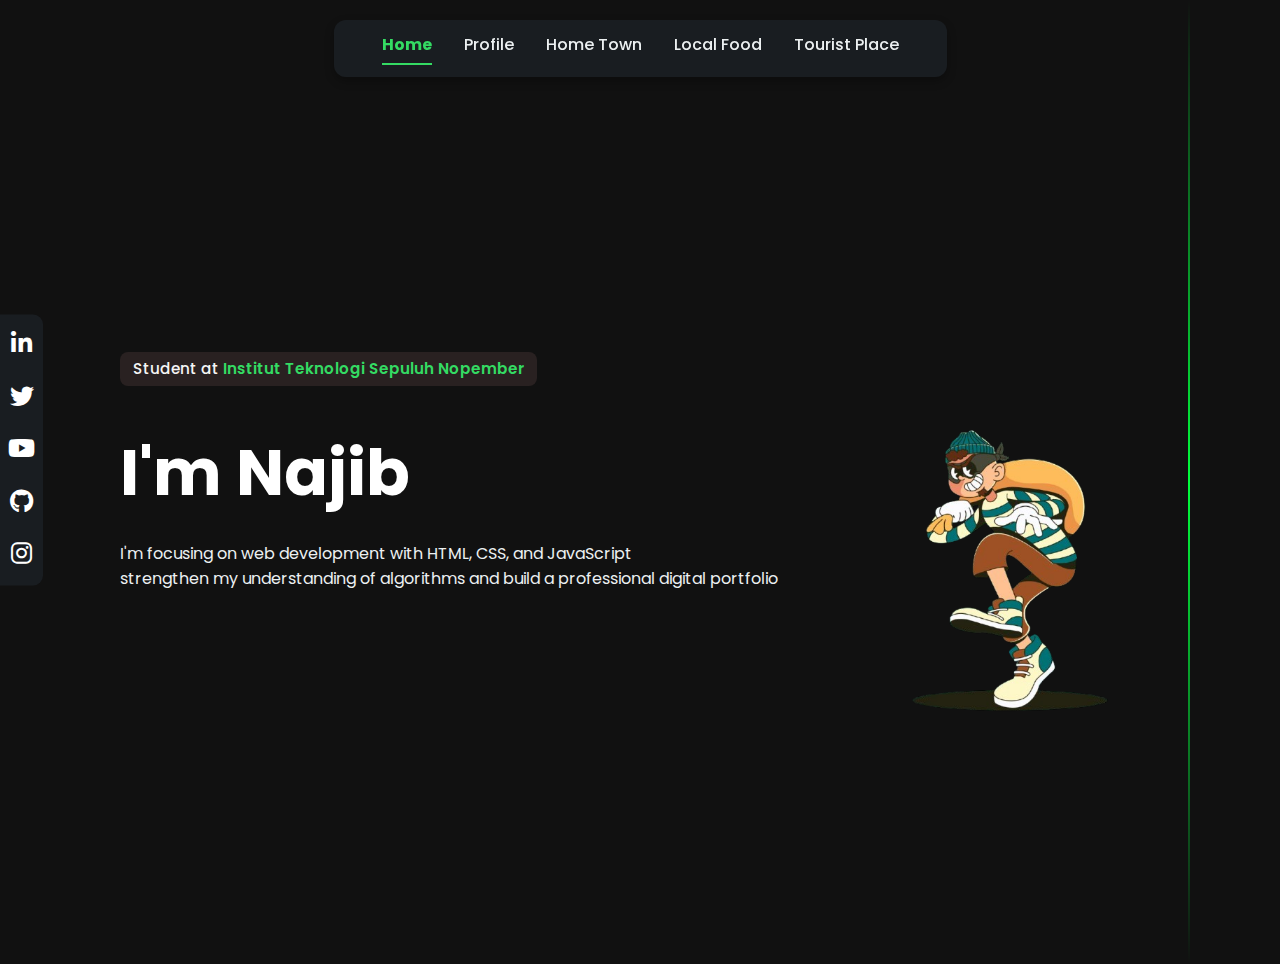
<file: index.html>
<!DOCTYPE html>
<html lang="id">
<head>
  <meta charset="UTF-8">
  <meta name="viewport" content="width=device-width, initial-scale=1.0">
  <title>Portofolio Najib - Home</title>
  <link rel="stylesheet" href="Asset/style.css">
  <link href="https://fonts.googleapis.com/css2?family=Poppins:wght@300;400;500;700&display=swap" rel="stylesheet">
  <link rel="stylesheet" href="https://cdnjs.cloudflare.com/ajax/libs/font-awesome/6.4.0/css/all.min.css">
</head>
<body>

<!-- Social links di Home page -->
<div class="social-links">
  <a href="https://www.linkedin.com/in/mohammad-najib-2667a72ab?utm_source=share&utm_campaign=share_via&utm_content=profile&utm_medium=ios_app" class="social-item"><i class="fab fa-linkedin-in"></i></a>
  <a href="https://x.com/kiwkiwkugeru?s=11" class="social-item"><i class="fab fa-twitter"></i></a>
  <a href="https://youtube.com/@gakuseinajib2296?si=WHUDjmG3YgQ0uML4" class="social-item"><i class="fab fa-youtube"></i></a>
  <a href="https://github.com/najibhrd25" class="social-item"><i class="fab fa-github"></i></a>
  <a href="https://www.instagram.com/jibbziee?igsh=MWN5cnkwaHlmZWk3dA%3D%3D&utm_source=qr" class="social-item"><i class="fab fa-instagram"></i></a>
</div>

<header>
  <nav>
    <ul>
      <li><a href="index.html" class="active">Home</a></li>
      <li><a href="Profile/index.html">Profile</a></li>
      <li><a href="HomeTown/index.html">Home Town</a></li>
      <li><a href="LocalFood/index.html">Local Food</a></li>
      <li><a href="TouristPlace/index.html">Tourist Place</a></li>
    </ul>
  </nav>
</header>


  <main>
      <section id="home">
          <div class="animated-bg">
              <span></span><span></span><span></span><span></span><span></span>
          </div>

          <img src="vector.png" alt="Vector Character" class="cartoon-character">

          <div id="hero-wrapper">
              <div class="hero-text">
                  <div class="student-info">
                      <span class="student-badge">
                          Student at <a href="https://instagram.com/its">Institut Teknologi Sepuluh Nopember</a>
                      </span>
                  </div>
                  <h1>I'm Najib</h1>
                  <p>I'm focusing on web development with HTML, CSS, and JavaScript <br>
                  strengthen my understanding of algorithms and build a professional digital portfolio</p>
              </div>
          </div>
      </section>
  </main>

  <script src="../Asset/script.js"></script>

</body>
</html>
</file>
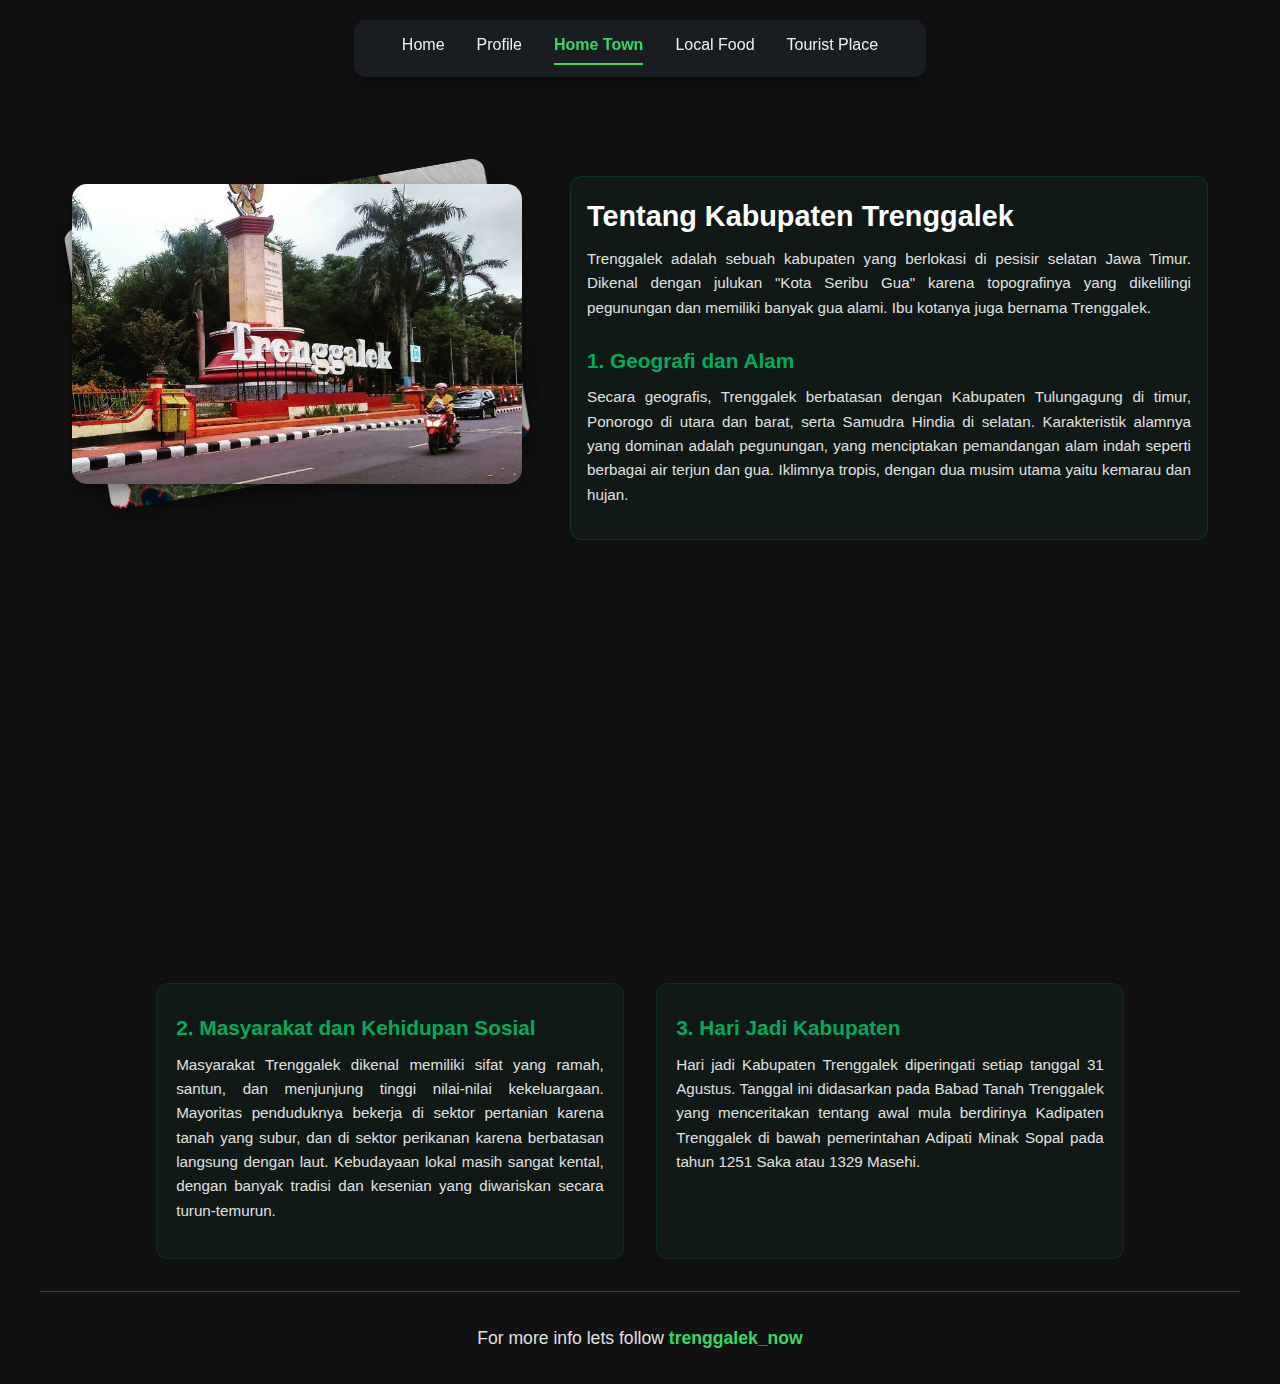
<file: HomeTown/index.html>
<!DOCTYPE html>
<html lang="id">
<head>
    <meta charset="UTF-8">
    <meta name="viewport" content="width=device-width, initial-scale=1.0">
    <title>Home Town - Portofolio Najib</title>
    <link rel="stylesheet" href="../Asset/style.css">
</head>
<body>
<header>
  <nav>
    <ul>
      <li><a href="../index.html">Home</a></li>
      <li><a href="../Profile/index.html">Profile</a></li>
      <li><a href="index.html" class="active">Home Town</a></li>
      <li><a href="../LocalFood/index.html">Local Food</a></li>
      <li><a href="../TouristPlace/index.html">Tourist Place</a></li>
    </ul>
  </nav>
</header>


    <main>
        <div class="hometown-container">

            <!-- BAGIAN ATAS: FOTO STACK + NOMOR 1 -->
            <section class="hometown-section">
                <!-- FOTO STACK -->
                <div class="hometown-photos-container">
                    <div class="photo-stack">
                        <img src="kotaku2.jpg" alt="Foto Belakang" class="photo-back">
                        <img src="kotaku.jpg" alt="Foto Depan" class="photo-front">
                    </div>
                </div>

                <!-- TEKS NOMOR 1 -->
                <div class="hometown-text">
                    <h2>Tentang Kabupaten Trenggalek</h2>
                    <p>Trenggalek adalah sebuah kabupaten yang berlokasi di pesisir selatan Jawa Timur. Dikenal dengan julukan "Kota Seribu Gua" karena topografinya yang dikelilingi pegunungan dan memiliki banyak gua alami. Ibu kotanya juga bernama Trenggalek.</p>
                    
                    <h3>1. Geografi dan Alam</h3>
                    <p>Secara geografis, Trenggalek berbatasan dengan Kabupaten Tulungagung di timur, Ponorogo di utara dan barat, serta Samudra Hindia di selatan. Karakteristik alamnya yang dominan adalah pegunungan, yang menciptakan pemandangan alam indah seperti berbagai air terjun dan gua. Iklimnya tropis, dengan dua musim utama yaitu kemarau dan hujan.</p>
                </div>
            </section>

            <!-- BAGIAN BAWAH FOTO: NOMOR 2 & 3 -->
            <div class="hometown-subsections">
                <div class="subsection">
                    <h3>2. Masyarakat dan Kehidupan Sosial</h3>
                    <p>Masyarakat Trenggalek dikenal memiliki sifat yang ramah, santun, dan menjunjung tinggi nilai-nilai kekeluargaan. Mayoritas penduduknya bekerja di sektor pertanian karena tanah yang subur, dan di sektor perikanan karena berbatasan langsung dengan laut. Kebudayaan lokal masih sangat kental, dengan banyak tradisi dan kesenian yang diwariskan secara turun-temurun.</p>
                </div>

                <div class="subsection">
                    <h3>3. Hari Jadi Kabupaten</h3>
                    <p>Hari jadi Kabupaten Trenggalek diperingati setiap tanggal 31 Agustus. Tanggal ini didasarkan pada Babad Tanah Trenggalek yang menceritakan tentang awal mula berdirinya Kadipaten Trenggalek di bawah pemerintahan Adipati Minak Sopal pada tahun 1251 Saka atau 1329 Masehi.</p>
                </div>
            </div>

        </div>

        <section class="hometown-footer">
            <p>For more info lets follow 
            <a href="https://www.instagram.com/trenggaleknow?igsh=Z3l6b3h3azdub2Jk" target="_blank">
            <strong>trenggalek_now</strong>
            </a>
            </p>
        </section>

    </main>

    <!-- JS Opsional untuk interaksi foto -->
    <script src="hometown.js"></script>

    <script src="../Asset/script.js"></script>

</body>
</html>
</file>
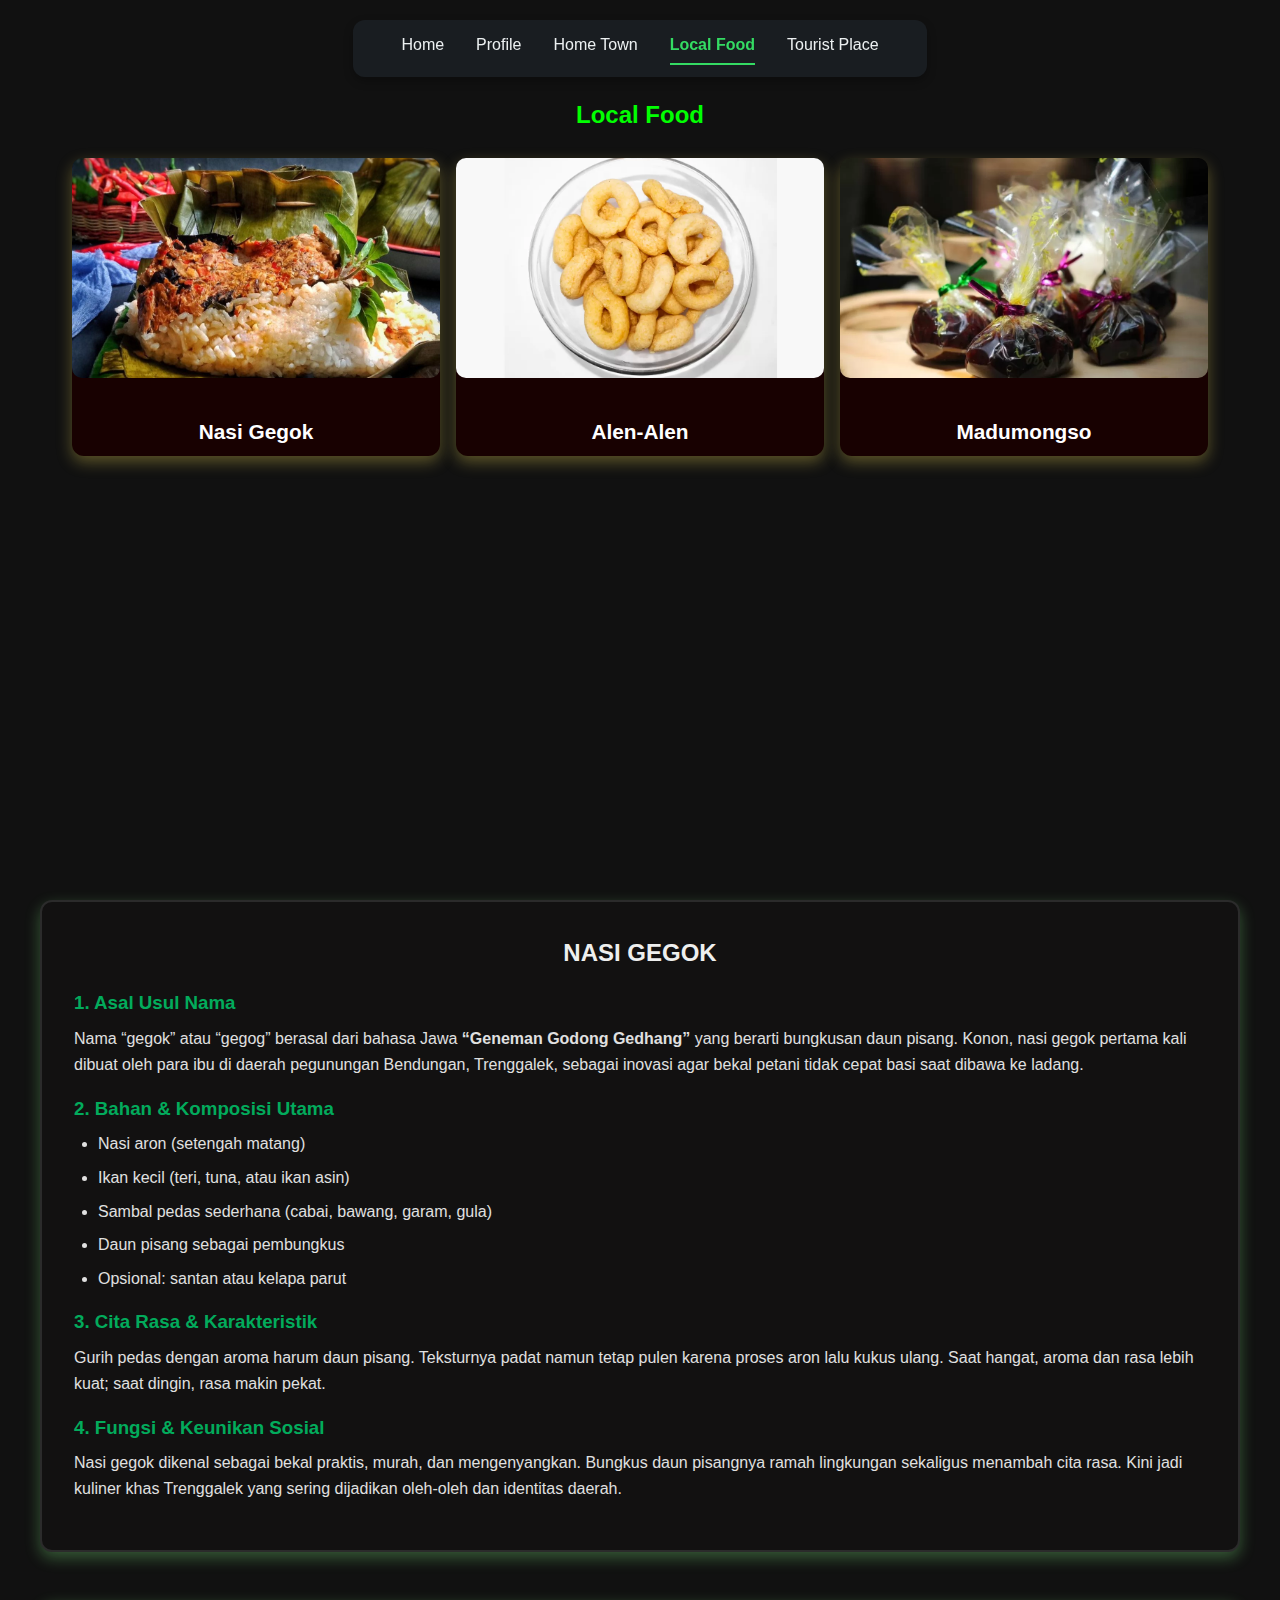
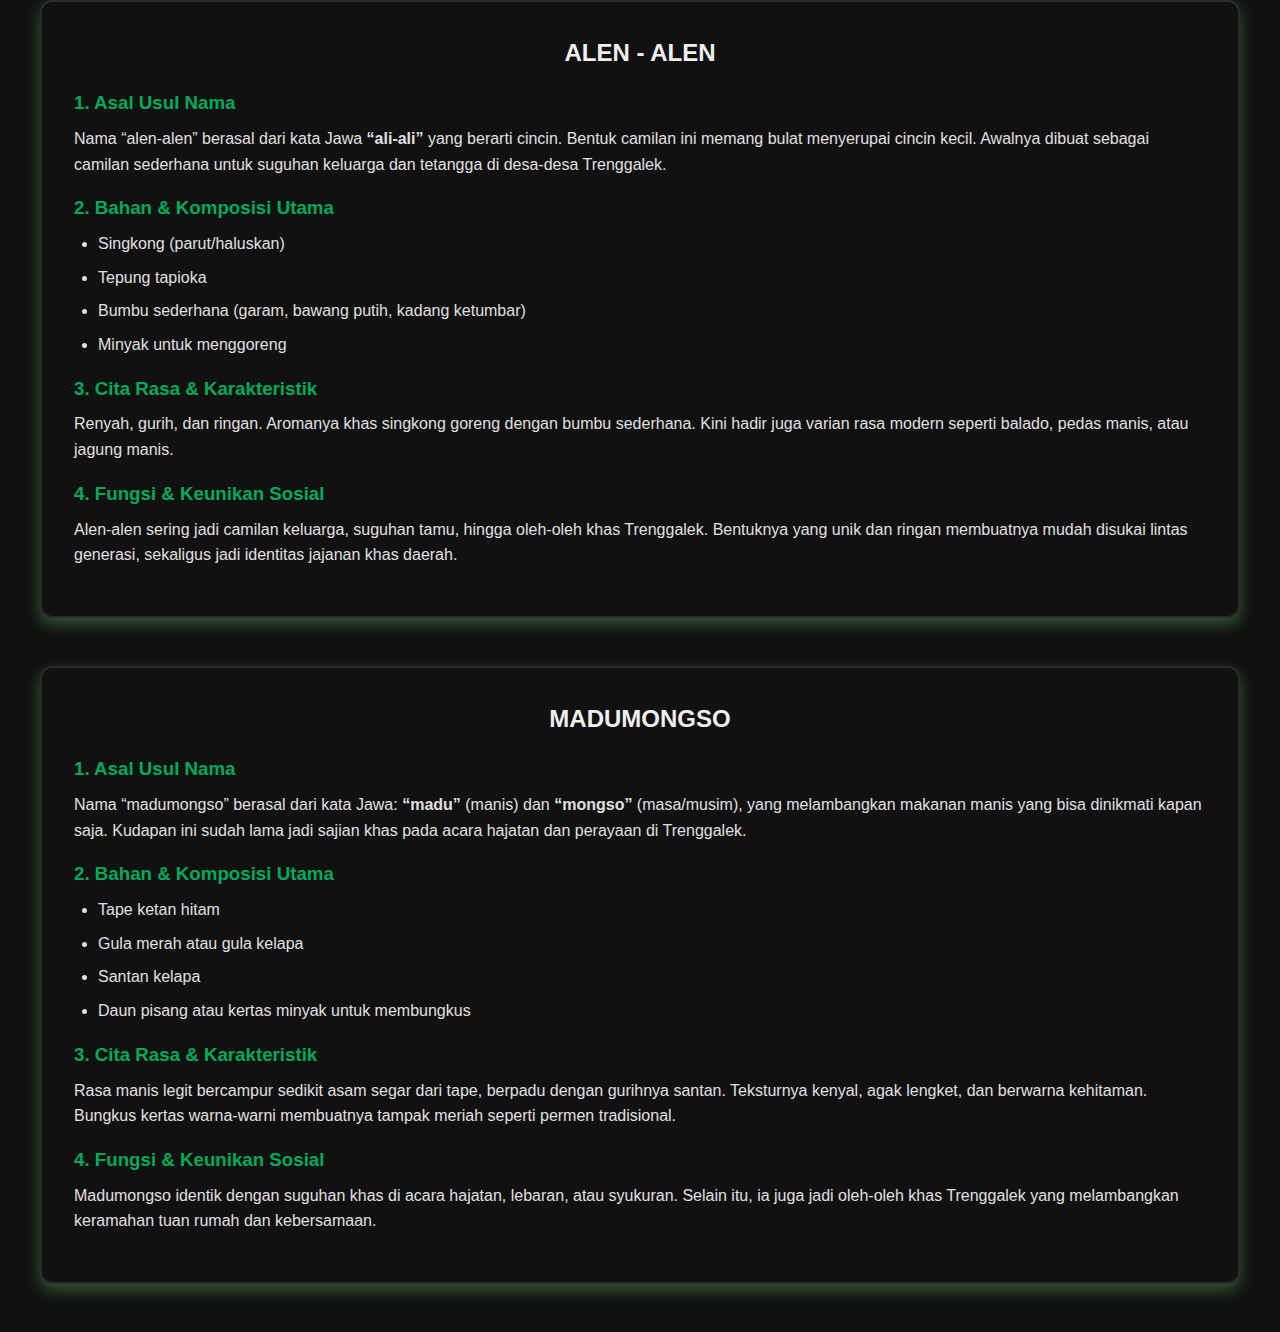
<file: LocalFood/index.html>
<!DOCTYPE html>
<html lang="id">
<head>
  <meta charset="UTF-8">
  <meta name="viewport" content="width=device-width, initial-scale=1.0">
  <title>Local Food - Portofolio Najib</title>
  <link rel="stylesheet" href="../Asset/style.css">
</head>
<body>
<header>
  <nav>
    <ul>
      <li><a href="../index.html">Home</a></li>
      <li><a href="../Profile/index.html">Profile</a></li>
      <li><a href="../HomeTown/index.html">Home Town</a></li>
      <li><a href="index.html" class="active">Local Food</a></li>
      <li><a href="../TouristPlace/index.html">Tourist Place</a></li>
    </ul>
  </nav>
</header>

  <main>
      <section class="localfood-section">
          <h2>Local Food</h2>

          <div class="food-grid">
              <!-- Makanan 1 -->
              <div class="food-item">
                  <a href="#gegok">
                    <img src="Gegok.jpg" alt="Nasi Gegok">
                    <h3>Nasi Gegok</h3>
                  </a>
              </div>

              <!-- Makanan 2 -->
              <div class="food-item">
                  <a href="#alen">
                    <img src="alen-alen.jpg" alt="Alen-Alen">
                    <h3>Alen-Alen</h3>
                  </a>
              </div>

              <!-- Makanan 3 -->
              <div class="food-item">
                  <a href="#madumongso">
                    <img src="madumongso.jpg" alt="Madumongso">
                    <h3>Madumongso</h3>
                  </a>
              </div>
          </div>
      </section>

      <!-- Detail makanan -->
      <section id="gegok" class="detail-section">
        <h2>NASI GEGOK</h2>
        <h3>1. Asal Usul Nama</h3>
        <p>
          Nama “gegok” atau “gegog” berasal dari bahasa Jawa <b>“Geneman Godong Gedhang”</b> 
          yang berarti bungkusan daun pisang. Konon, nasi gegok pertama kali dibuat oleh para ibu 
          di daerah pegunungan Bendungan, Trenggalek, sebagai inovasi agar bekal petani 
          tidak cepat basi saat dibawa ke ladang.
        </p>
        <h3>2. Bahan & Komposisi Utama</h3>
        <ul>
          <li>Nasi aron (setengah matang)</li>
          <li>Ikan kecil (teri, tuna, atau ikan asin)</li>
          <li>Sambal pedas sederhana (cabai, bawang, garam, gula)</li>
          <li>Daun pisang sebagai pembungkus</li>
          <li>Opsional: santan atau kelapa parut</li>
        </ul>
        <h3>3. Cita Rasa & Karakteristik</h3>
        <p>
          Gurih pedas dengan aroma harum daun pisang. Teksturnya padat namun tetap pulen 
          karena proses aron lalu kukus ulang. Saat hangat, aroma dan rasa lebih kuat; 
          saat dingin, rasa makin pekat.
        </p>
        <h3>4. Fungsi & Keunikan Sosial</h3>
        <p>
          Nasi gegok dikenal sebagai bekal praktis, murah, dan mengenyangkan. 
          Bungkus daun pisangnya ramah lingkungan sekaligus menambah cita rasa. 
          Kini jadi kuliner khas Trenggalek yang sering dijadikan oleh-oleh 
          dan identitas daerah.
        </p>
      </section>

      <section id="alen" class="detail-section">
        <h2>ALEN - ALEN</h2>
        <h3>1. Asal Usul Nama</h3>
        <p>
          Nama “alen-alen” berasal dari kata Jawa <b>“ali-ali”</b> yang berarti cincin. 
          Bentuk camilan ini memang bulat menyerupai cincin kecil. 
          Awalnya dibuat sebagai camilan sederhana untuk suguhan keluarga 
          dan tetangga di desa-desa Trenggalek.
        </p>
        <h3>2. Bahan & Komposisi Utama</h3>
        <ul>
          <li>Singkong (parut/haluskan)</li>
          <li>Tepung tapioka</li>
          <li>Bumbu sederhana (garam, bawang putih, kadang ketumbar)</li>
          <li>Minyak untuk menggoreng</li>
        </ul>
        <h3>3. Cita Rasa & Karakteristik</h3>
        <p>
          Renyah, gurih, dan ringan. Aromanya khas singkong goreng dengan bumbu sederhana. 
          Kini hadir juga varian rasa modern seperti balado, pedas manis, atau jagung manis.
        </p>
        <h3>4. Fungsi & Keunikan Sosial</h3>
        <p>
          Alen-alen sering jadi camilan keluarga, suguhan tamu, hingga oleh-oleh khas Trenggalek. 
          Bentuknya yang unik dan ringan membuatnya mudah disukai lintas generasi, 
          sekaligus jadi identitas jajanan khas daerah.
        </p>
      </section>

      <section id="madumongso" class="detail-section">
        <h2>MADUMONGSO</h2>
        <h3>1. Asal Usul Nama</h3>
        <p>
          Nama “madumongso” berasal dari kata Jawa: <b>“madu”</b> (manis) dan <b>“mongso”</b> (masa/musim), 
          yang melambangkan makanan manis yang bisa dinikmati kapan saja. 
          Kudapan ini sudah lama jadi sajian khas pada acara hajatan dan perayaan di Trenggalek.
        </p>
        <h3>2. Bahan & Komposisi Utama</h3>
        <ul>
          <li>Tape ketan hitam</li>
          <li>Gula merah atau gula kelapa</li>
          <li>Santan kelapa</li>
          <li>Daun pisang atau kertas minyak untuk membungkus</li>
        </ul>
        <h3>3. Cita Rasa & Karakteristik</h3>
        <p>
          Rasa manis legit bercampur sedikit asam segar dari tape, berpadu dengan gurihnya santan. 
          Teksturnya kenyal, agak lengket, dan berwarna kehitaman. 
          Bungkus kertas warna-warni membuatnya tampak meriah seperti permen tradisional.
        </p>
        <h3>4. Fungsi & Keunikan Sosial</h3>
        <p>
          Madumongso identik dengan suguhan khas di acara hajatan, lebaran, atau syukuran. 
          Selain itu, ia juga jadi oleh-oleh khas Trenggalek yang melambangkan 
          keramahan tuan rumah dan kebersamaan.
        </p>
      </section>
  </main>
  <script src="../Asset/script.js"></script>

</body>
</html>
</file>
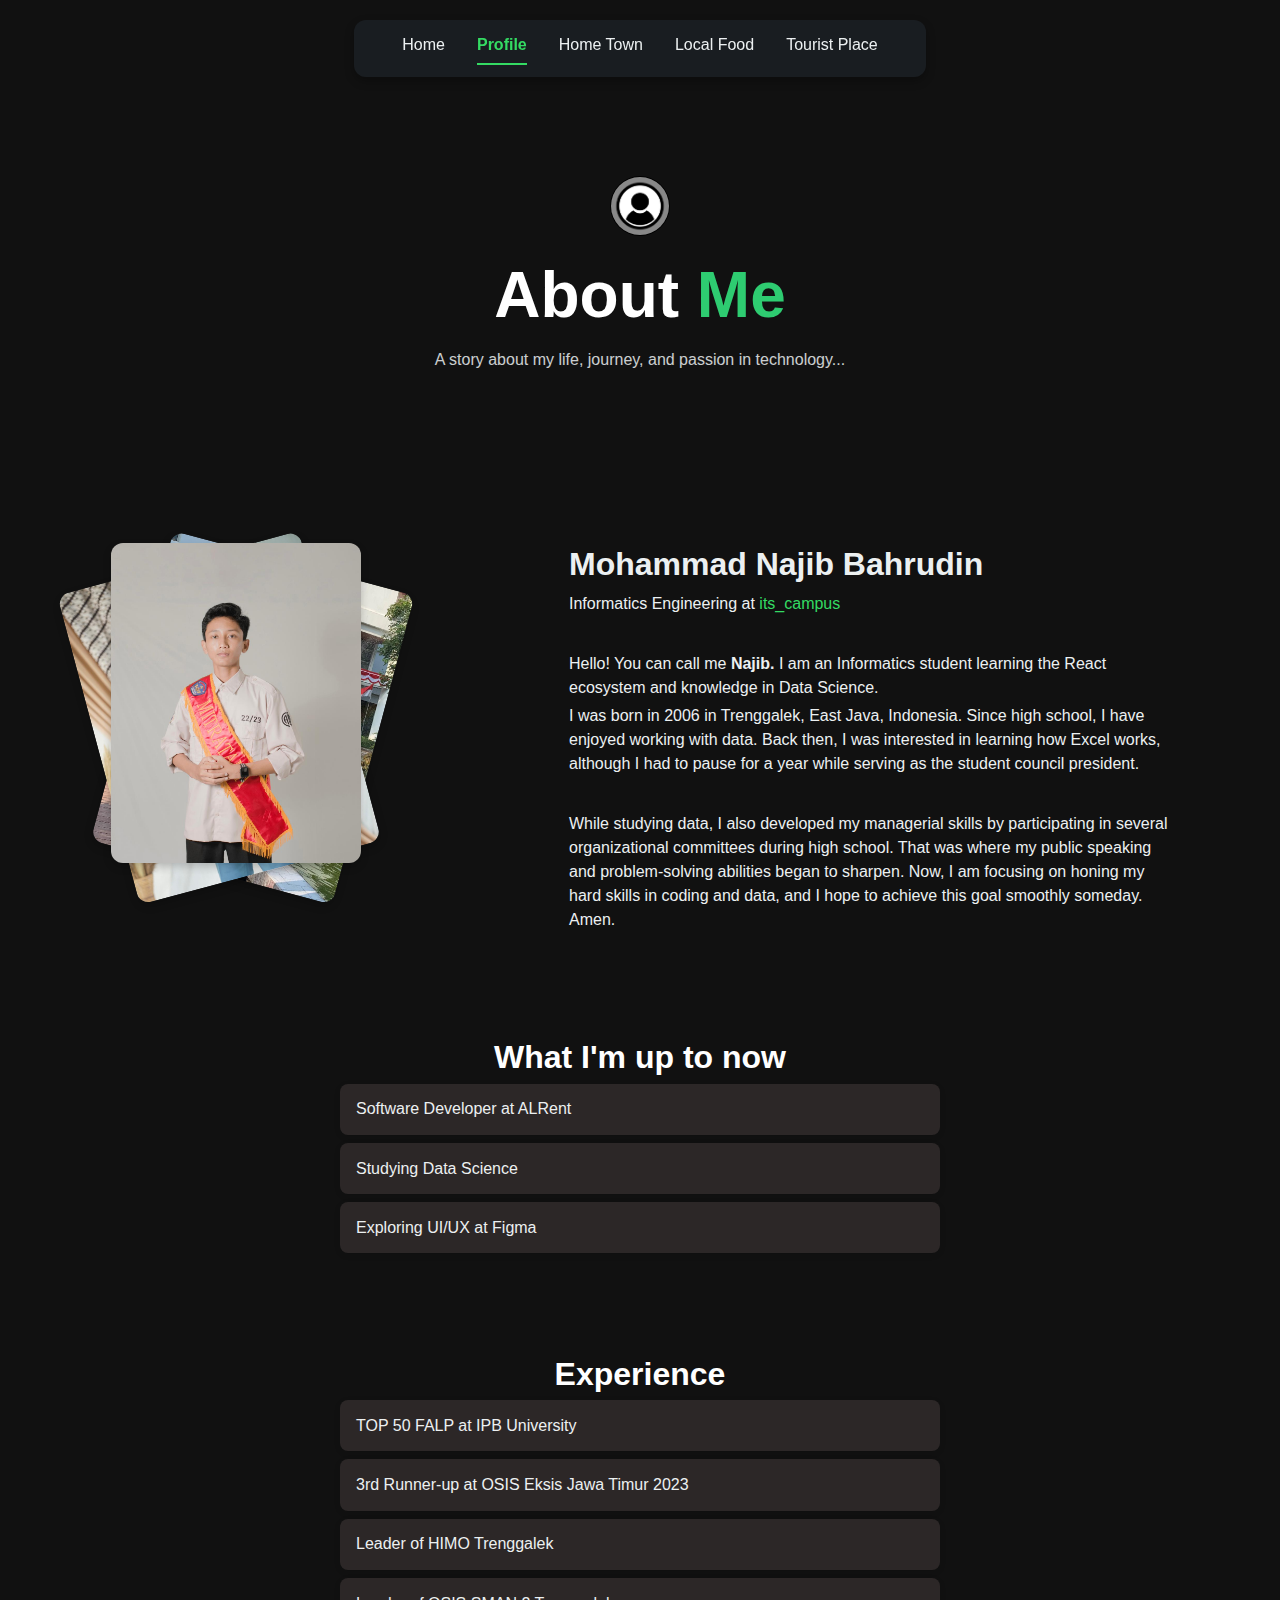
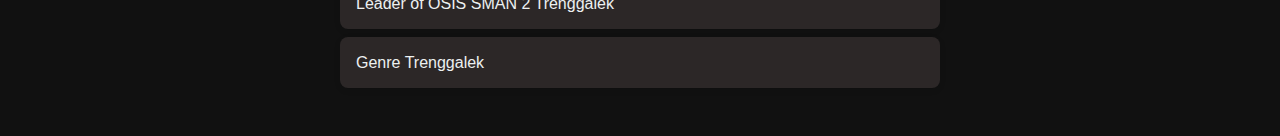
<file: Profile/index.html>
<!DOCTYPE html>
<html lang="id">
<head>
  <meta charset="UTF-8">
  <meta name="viewport" content="width=device-width, initial-scale=1.0">
  <title>Profile - Portofolio Najib</title>
  <link rel="stylesheet" href="../Asset/style.css">
</head>
<body>
  <!-- Header / Navigation -->
<header>
  <nav>
    <ul>
      <li><a href="../index.html">Home</a></li>
      <li><a href="index.html" class="active">Profile</a></li>
      <li><a href="../HomeTown/index.html">Home Town</a></li>
      <li><a href="../LocalFood/index.html">Local Food</a></li>
      <li><a href="../TouristPlace/index.html">Tourist Place</a></li>
    </ul>
  </nav>
</header>


  <main>
    <!-- Intro Section -->
    <section class="intro" style="text-align:center;">
      <div class="logo">
        <img src="miaw-removebg-preview.png" alt="Logo Akun" class="logo-img">
      </div>
      <h2>About <span class="highlight">Me</span></h2>
      <p class="story">
        A story about my life, journey, and passion in technology...
      </p>
    </section>

    <!-- Profile Detail Section -->
    <section class="profile-detail">
      <div class="profile-container">
        <!-- Photo Stack -->
        <div class="photo-stack">
          <img src="foto1.jpg" alt="Foto 1" class="photo active">
          <img src="foto22.jpg" alt="Foto 2" class="photo">
          <img src="foto33.jpg" alt="Foto 3" class="photo">
        </div>
        <!-- Identity Info -->
        <div class="identity">
          <p><b>Mohammad Najib Bahrudin</b></p>
          <p>
            Informatics Engineering at 
            <a href="https://www.instagram.com/its_campus?igsh=MWtwZjJlbzVvbGtkeg==" target="_blank">its_campus</a>
          </p>
          <br>
          <p>
            Hello! You can call me <strong>Najib.</strong> I am an Informatics student learning the React ecosystem 
            and knowledge in Data Science. 
          </p>
          <p>
            I was born in 2006 in Trenggalek, East Java, Indonesia. Since high school, I have enjoyed working with data. Back then, I was interested in learning how Excel works, although I had to pause for a year while serving as the student council president.
          </p>
          <br>
          <p>
            While studying data, I also developed my managerial skills by participating in several organizational committees during high school. That was where my public speaking and problem-solving abilities began to sharpen.
            Now, I am focusing on honing my hard skills in coding and data, and I hope to achieve this goal smoothly someday. Amen.
          </p>
        </div>
      </div>
    </section>

    <!-- Current Activities Section -->
    <section class="now">
      <h2>What I'm up to now</h2>
      <div class="now-container">
        <div class="point">Software Developer at ALRent</div>
        <div class="point">Studying Data Science</div>
        <div class="point">Exploring UI/UX at Figma</div>
      </div>
    </section>

    <!-- Experience Section -->
    <section class="experience">
      <h2>Experience</h2>
      <div class="exp-container">
        <div class="point">TOP 50 FALP at IPB University</div>
        <div class="point">3rd Runner-up at OSIS Eksis Jawa Timur 2023</div>
        <div class="point">Leader of HIMO Trenggalek</div>
        <div class="point">Leader of OSIS SMAN 2 Trenggalek</div>
        <div class="point">Genre Trenggalek</div>
      </div>
    </section>
  </main>
  <script src="photo-rotate.js"></script>
  <script src="../Asset/script.js"></script>

</body>
</html>
</file>
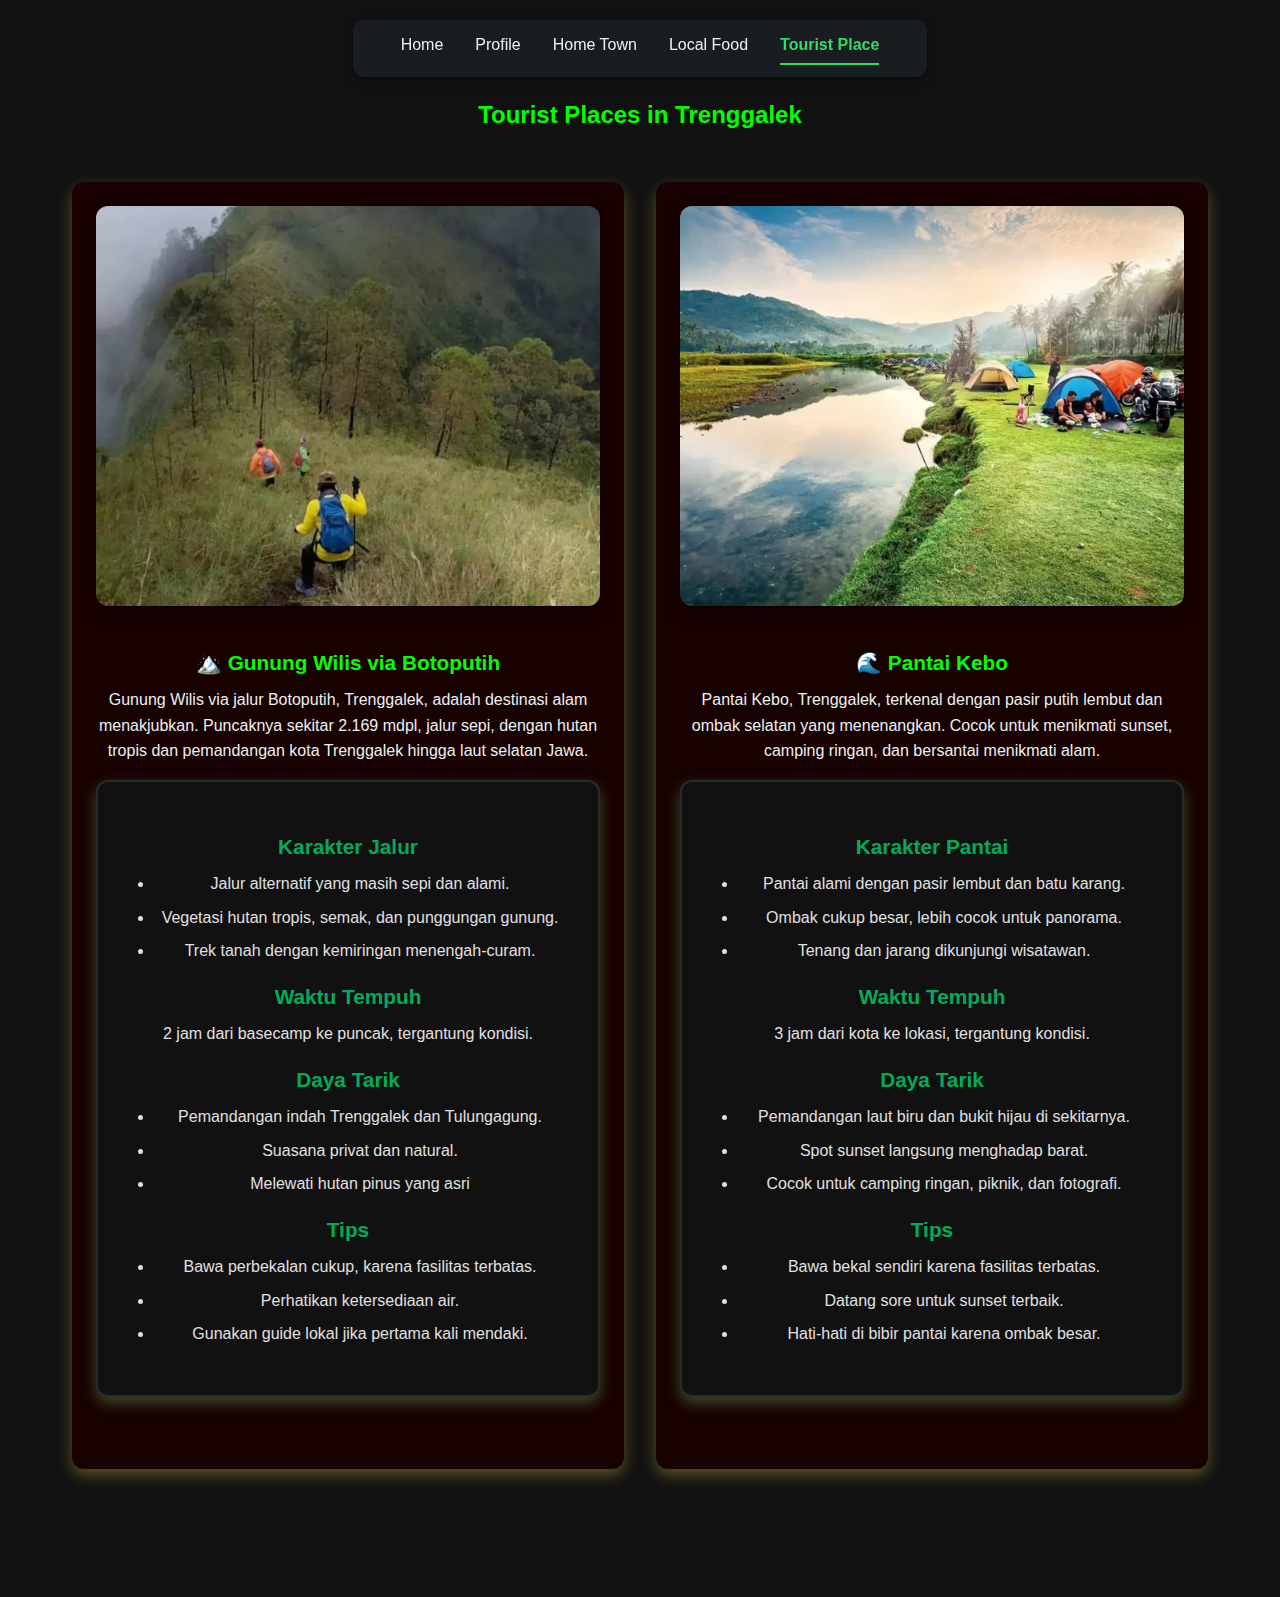
<file: TouristPlace/index.html>
<!DOCTYPE html>
<html lang="id">
<head>
  <meta charset="UTF-8">
  <meta name="viewport" content="width=device-width, initial-scale=1.0">
  <title>Tourist Place - Portofolio Najib</title>
  <link rel="stylesheet" href="../Asset/style.css">
</head>
<body>
<header>
  <nav>
    <ul>
      <li><a href="../index.html">Home</a></li>
      <li><a href="../Profile/index.html">Profile</a></li>
      <li><a href="../HomeTown/index.html">Home Town</a></li>
      <li><a href="../LocalFood/index.html">Local Food</a></li>
      <li><a href="index.html" class="active">Tourist Place</a></li>
    </ul>
  </nav>
</header>


  <main>
      <!-- Judul -->
      <section class="tourist-section-main">
          <h2>Tourist Places in Trenggalek</h2>

          <div class="tourist-grid">
              <!-- Gunung Wilis -->
              <div class="tourist-item">
                  <img src="Wilis1.jpg" alt="Gunung Wilis">
                  <h3>🏔️ Gunung Wilis via Botoputih</h3>
                  <p>Gunung Wilis via jalur Botoputih, Trenggalek, adalah destinasi alam menakjubkan. Puncaknya sekitar 2.169 mdpl, jalur sepi, dengan hutan tropis dan pemandangan kota Trenggalek hingga laut selatan Jawa.</p>
                  
                  <div class="detail-section">
                      <h3>Karakter Jalur</h3>
                      <ul>
                          <li>Jalur alternatif yang masih sepi dan alami.</li>
                          <li>Vegetasi hutan tropis, semak, dan punggungan gunung.</li>
                          <li>Trek tanah dengan kemiringan menengah-curam.</li>
                      </ul>
                      <h3>Waktu Tempuh</h3>
                      <p>2 jam dari basecamp ke puncak, tergantung kondisi.</p>
                      <h3>Daya Tarik</h3>
                      <ul>
                          <li>Pemandangan indah Trenggalek dan Tulungagung.</li>
                          <li>Suasana privat dan natural.</li>
                          <li>Melewati hutan pinus yang asri</li>
                      </ul>
                      <h3>Tips</h3>
                      <ul>
                          <li>Bawa perbekalan cukup, karena fasilitas terbatas.</li>
                          <li>Perhatikan ketersediaan air.</li>
                          <li>Gunakan guide lokal jika pertama kali mendaki.</li>
                      </ul>
                  </div>
              </div>

              <!-- Pantai Kebo -->
              <div class="tourist-item">
                  <img src="Kebo1.jpg" alt="Pantai Kebo">
                  <h3>🌊 Pantai Kebo</h3>
                  <p>Pantai Kebo, Trenggalek, terkenal dengan pasir putih lembut dan ombak selatan yang menenangkan. Cocok untuk menikmati sunset, camping ringan, dan bersantai menikmati alam.</p>

                  <div class="detail-section">
                      <h3>Karakter Pantai</h3>
                      <ul>
                          <li>Pantai alami dengan pasir lembut dan batu karang.</li>
                          <li>Ombak cukup besar, lebih cocok untuk panorama.</li>
                          <li>Tenang dan jarang dikunjungi wisatawan.</li>
                      </ul>
                      <h3>Waktu Tempuh</h3>
                      <p>3 jam dari kota ke lokasi, tergantung kondisi.</p>
                      <h3>Daya Tarik</h3>
                      <ul>
                          <li>Pemandangan laut biru dan bukit hijau di sekitarnya.</li>
                          <li>Spot sunset langsung menghadap barat.</li>
                          <li>Cocok untuk camping ringan, piknik, dan fotografi.</li>
                      </ul>
                      <h3>Tips</h3>
                      <ul>
                          <li>Bawa bekal sendiri karena fasilitas terbatas.</li>
                          <li>Datang sore untuk sunset terbaik.</li>
                          <li>Hati-hati di bibir pantai karena ombak besar.</li>
                      </ul>
                  </div>
              </div>
          </div>
      </section>
  </main>
  <script src="../Asset/script.js"></script>

</body>
</html>
</file>
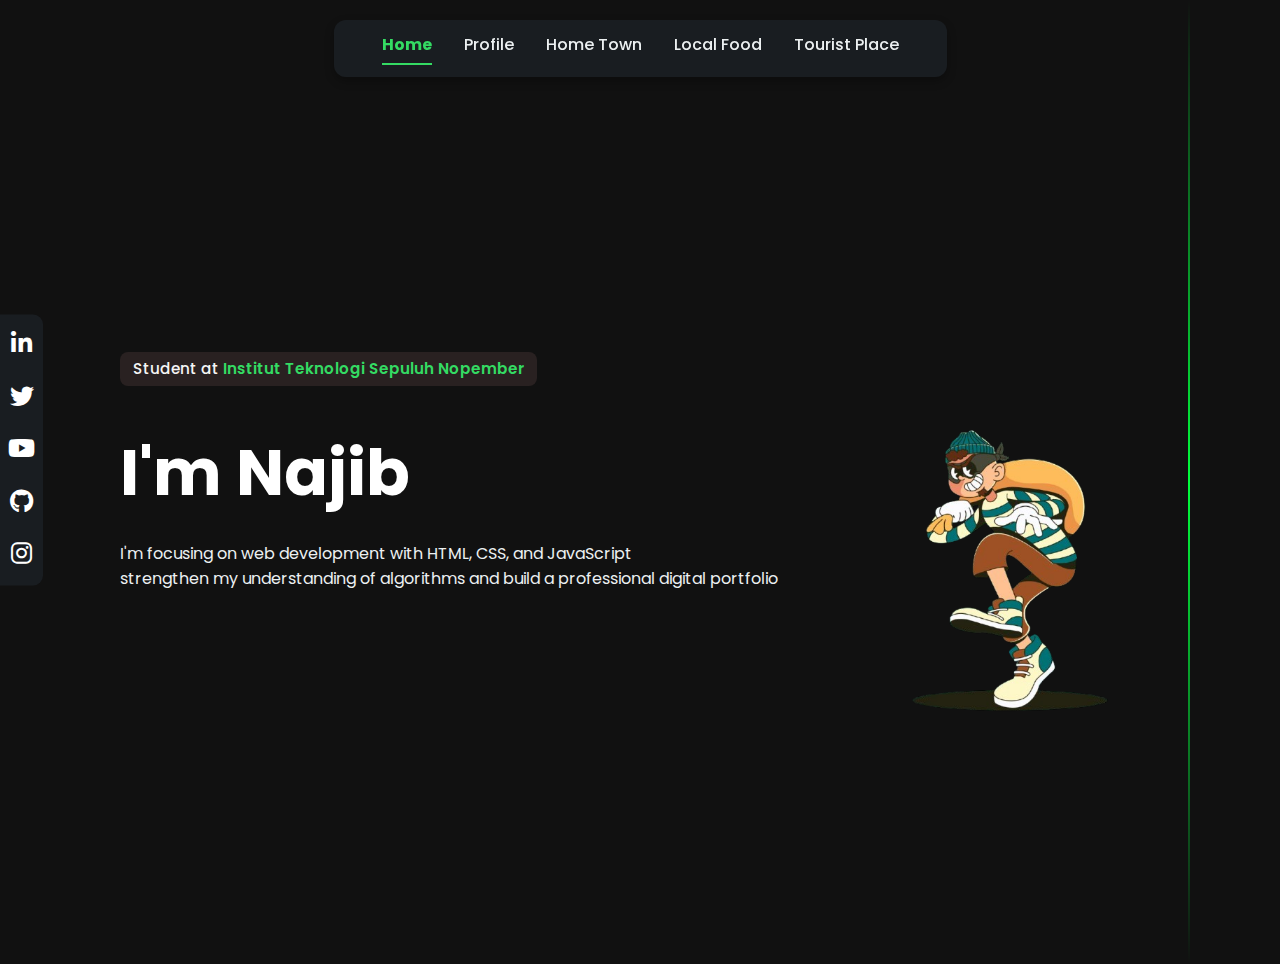
<file: Quiz_1/HomePage/index.html>
<!DOCTYPE html>
<html lang="id">
<head>
  <meta charset="UTF-8">
  <meta name="viewport" content="width=device-width, initial-scale=1.0">
  <title>Portofolio Najib - Home</title>
  <link rel="stylesheet" href="../Asset/style.css">
  <link href="https://fonts.googleapis.com/css2?family=Poppins:wght@300;400;500;700&display=swap" rel="stylesheet">
  <link rel="stylesheet" href="https://cdnjs.cloudflare.com/ajax/libs/font-awesome/6.4.0/css/all.min.css">
</head>
<body>

<!-- Social links di Home page -->
<div class="social-links">
  <a href="https://www.linkedin.com/in/mohammad-najib-2667a72ab?utm_source=share&utm_campaign=share_via&utm_content=profile&utm_medium=ios_app" class="social-item"><i class="fab fa-linkedin-in"></i></a>
  <a href="https://x.com/kiwkiwkugeru?s=11" class="social-item"><i class="fab fa-twitter"></i></a>
  <a href="https://youtube.com/@gakuseinajib2296?si=WHUDjmG3YgQ0uML4" class="social-item"><i class="fab fa-youtube"></i></a>
  <a href="https://github.com/najibhrd25" class="social-item"><i class="fab fa-github"></i></a>
  <a href="https://www.instagram.com/jibbziee?igsh=MWN5cnkwaHlmZWk3dA%3D%3D&utm_source=qr" class="social-item"><i class="fab fa-instagram"></i></a>
</div>

<header>
  <nav>
    <ul>
      <li><a href="index.html" class="active">Home</a></li>
      <li><a href="../Profile/index.html">Profile</a></li>
      <li><a href="../HomeTown/index.html">Home Town</a></li>
      <li><a href="../LocalFood/index.html">Local Food</a></li>
      <li><a href="../TouristPlace/index.html">Tourist Place</a></li>
    </ul>
  </nav>
</header>


  <main>
      <section id="home">
          <div class="animated-bg">
              <span></span><span></span><span></span><span></span><span></span>
          </div>

          <img src="vector.png" alt="Vector Character" class="cartoon-character">

          <div id="hero-wrapper">
              <div class="hero-text">
                  <div class="student-info">
                      <span class="student-badge">
                          Student at <a href="https://instagram.com/its">Institut Teknologi Sepuluh Nopember</a>
                      </span>
                  </div>
                  <h1>I'm Najib</h1>
                  <p>I'm focusing on web development with HTML, CSS, and JavaScript <br>
                  strengthen my understanding of algorithms and build a professional digital portfolio</p>
              </div>
          </div>
      </section>
  </main>

  <script src="../Asset/script.js"></script>

</body>
</html>
</file>
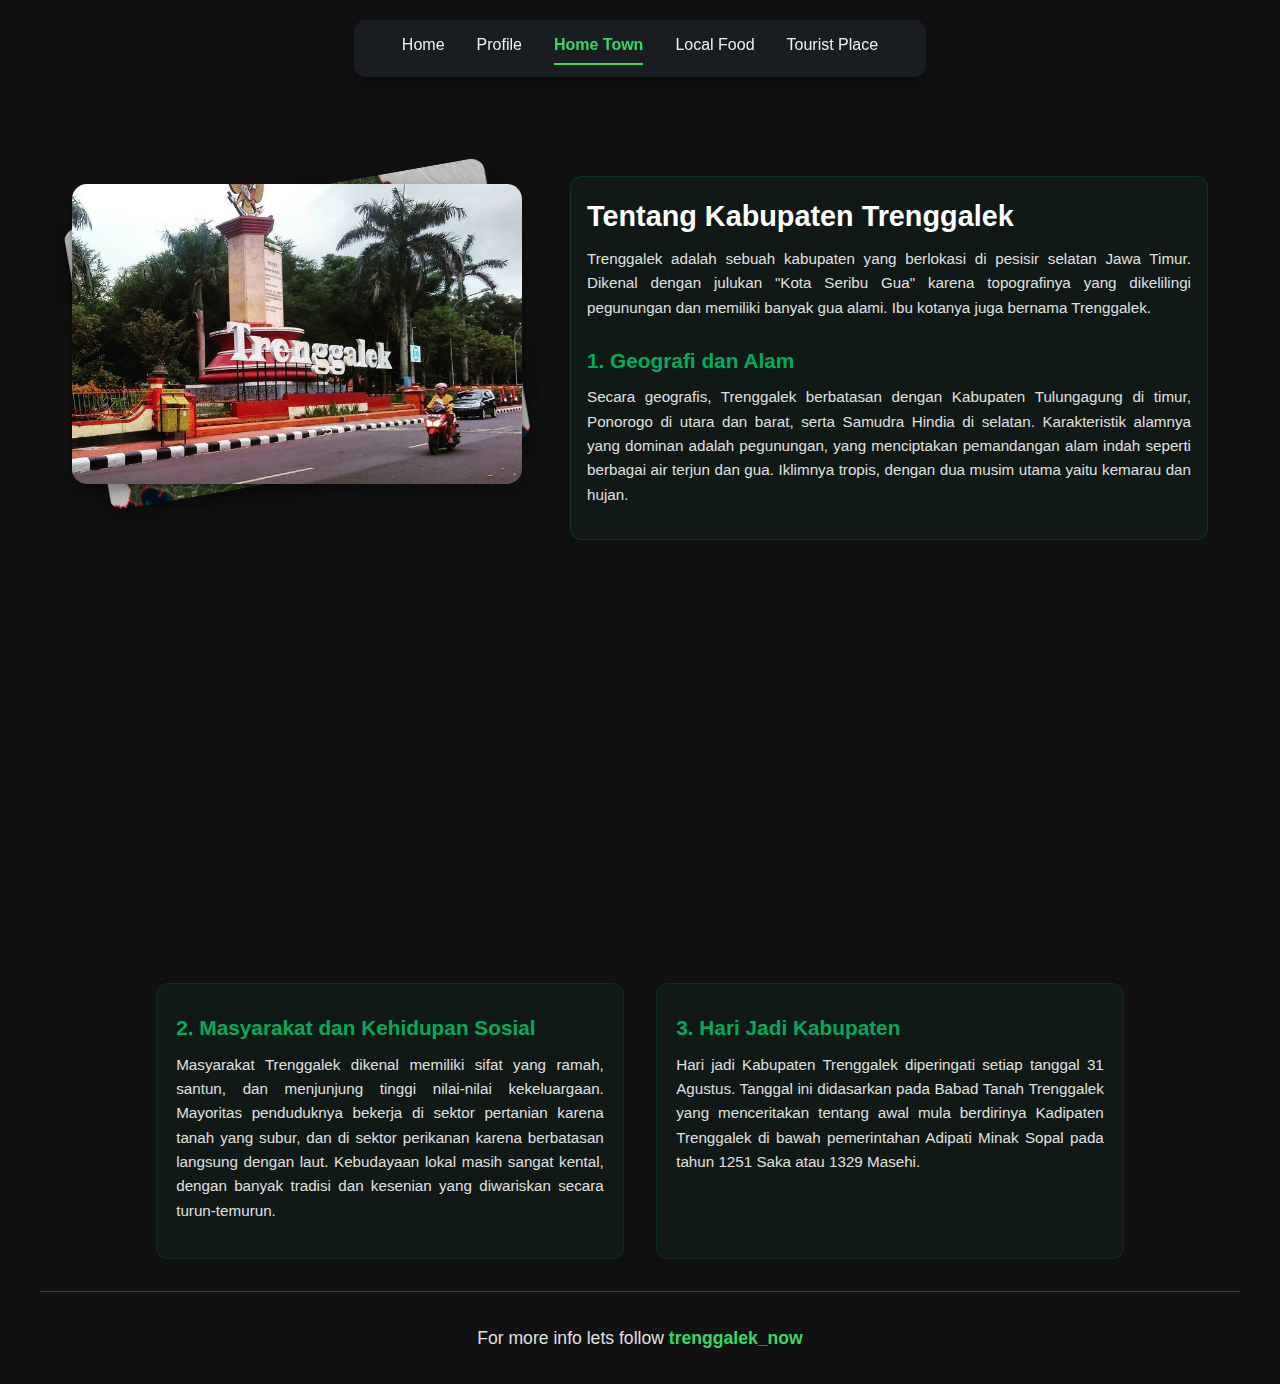
<file: Quiz_1/HomeTown/index.html>
<!DOCTYPE html>
<html lang="id">
<head>
    <meta charset="UTF-8">
    <meta name="viewport" content="width=device-width, initial-scale=1.0">
    <title>Home Town - Portofolio Najib</title>
    <link rel="stylesheet" href="../Asset/style.css">
</head>
<body>
<header>
  <nav>
    <ul>
      <li><a href="../HomePage/index.html">Home</a></li>
      <li><a href="../Profile/index.html">Profile</a></li>
      <li><a href="index.html" class="active">Home Town</a></li>
      <li><a href="../LocalFood/index.html">Local Food</a></li>
      <li><a href="../TouristPlace/index.html">Tourist Place</a></li>
    </ul>
  </nav>
</header>


    <main>
        <div class="hometown-container">

            <!-- BAGIAN ATAS: FOTO STACK + NOMOR 1 -->
            <section class="hometown-section">
                <!-- FOTO STACK -->
                <div class="hometown-photos-container">
                    <div class="photo-stack">
                        <img src="kotaku2.jpg" alt="Foto Belakang" class="photo-back">
                        <img src="kotaku.jpg" alt="Foto Depan" class="photo-front">
                    </div>
                </div>

                <!-- TEKS NOMOR 1 -->
                <div class="hometown-text">
                    <h2>Tentang Kabupaten Trenggalek</h2>
                    <p>Trenggalek adalah sebuah kabupaten yang berlokasi di pesisir selatan Jawa Timur. Dikenal dengan julukan "Kota Seribu Gua" karena topografinya yang dikelilingi pegunungan dan memiliki banyak gua alami. Ibu kotanya juga bernama Trenggalek.</p>
                    
                    <h3>1. Geografi dan Alam</h3>
                    <p>Secara geografis, Trenggalek berbatasan dengan Kabupaten Tulungagung di timur, Ponorogo di utara dan barat, serta Samudra Hindia di selatan. Karakteristik alamnya yang dominan adalah pegunungan, yang menciptakan pemandangan alam indah seperti berbagai air terjun dan gua. Iklimnya tropis, dengan dua musim utama yaitu kemarau dan hujan.</p>
                </div>
            </section>

            <!-- BAGIAN BAWAH FOTO: NOMOR 2 & 3 -->
            <div class="hometown-subsections">
                <div class="subsection">
                    <h3>2. Masyarakat dan Kehidupan Sosial</h3>
                    <p>Masyarakat Trenggalek dikenal memiliki sifat yang ramah, santun, dan menjunjung tinggi nilai-nilai kekeluargaan. Mayoritas penduduknya bekerja di sektor pertanian karena tanah yang subur, dan di sektor perikanan karena berbatasan langsung dengan laut. Kebudayaan lokal masih sangat kental, dengan banyak tradisi dan kesenian yang diwariskan secara turun-temurun.</p>
                </div>

                <div class="subsection">
                    <h3>3. Hari Jadi Kabupaten</h3>
                    <p>Hari jadi Kabupaten Trenggalek diperingati setiap tanggal 31 Agustus. Tanggal ini didasarkan pada Babad Tanah Trenggalek yang menceritakan tentang awal mula berdirinya Kadipaten Trenggalek di bawah pemerintahan Adipati Minak Sopal pada tahun 1251 Saka atau 1329 Masehi.</p>
                </div>
            </div>

        </div>

        <section class="hometown-footer">
            <p>For more info lets follow 
            <a href="https://www.instagram.com/trenggaleknow?igsh=Z3l6b3h3azdub2Jk" target="_blank">
            <strong>trenggalek_now</strong>
            </a>
            </p>
        </section>

    </main>

    <!-- JS Opsional untuk interaksi foto -->
    <script src="hometown.js"></script>

    <script src="../Asset/script.js"></script>

</body>
</html>
</file>
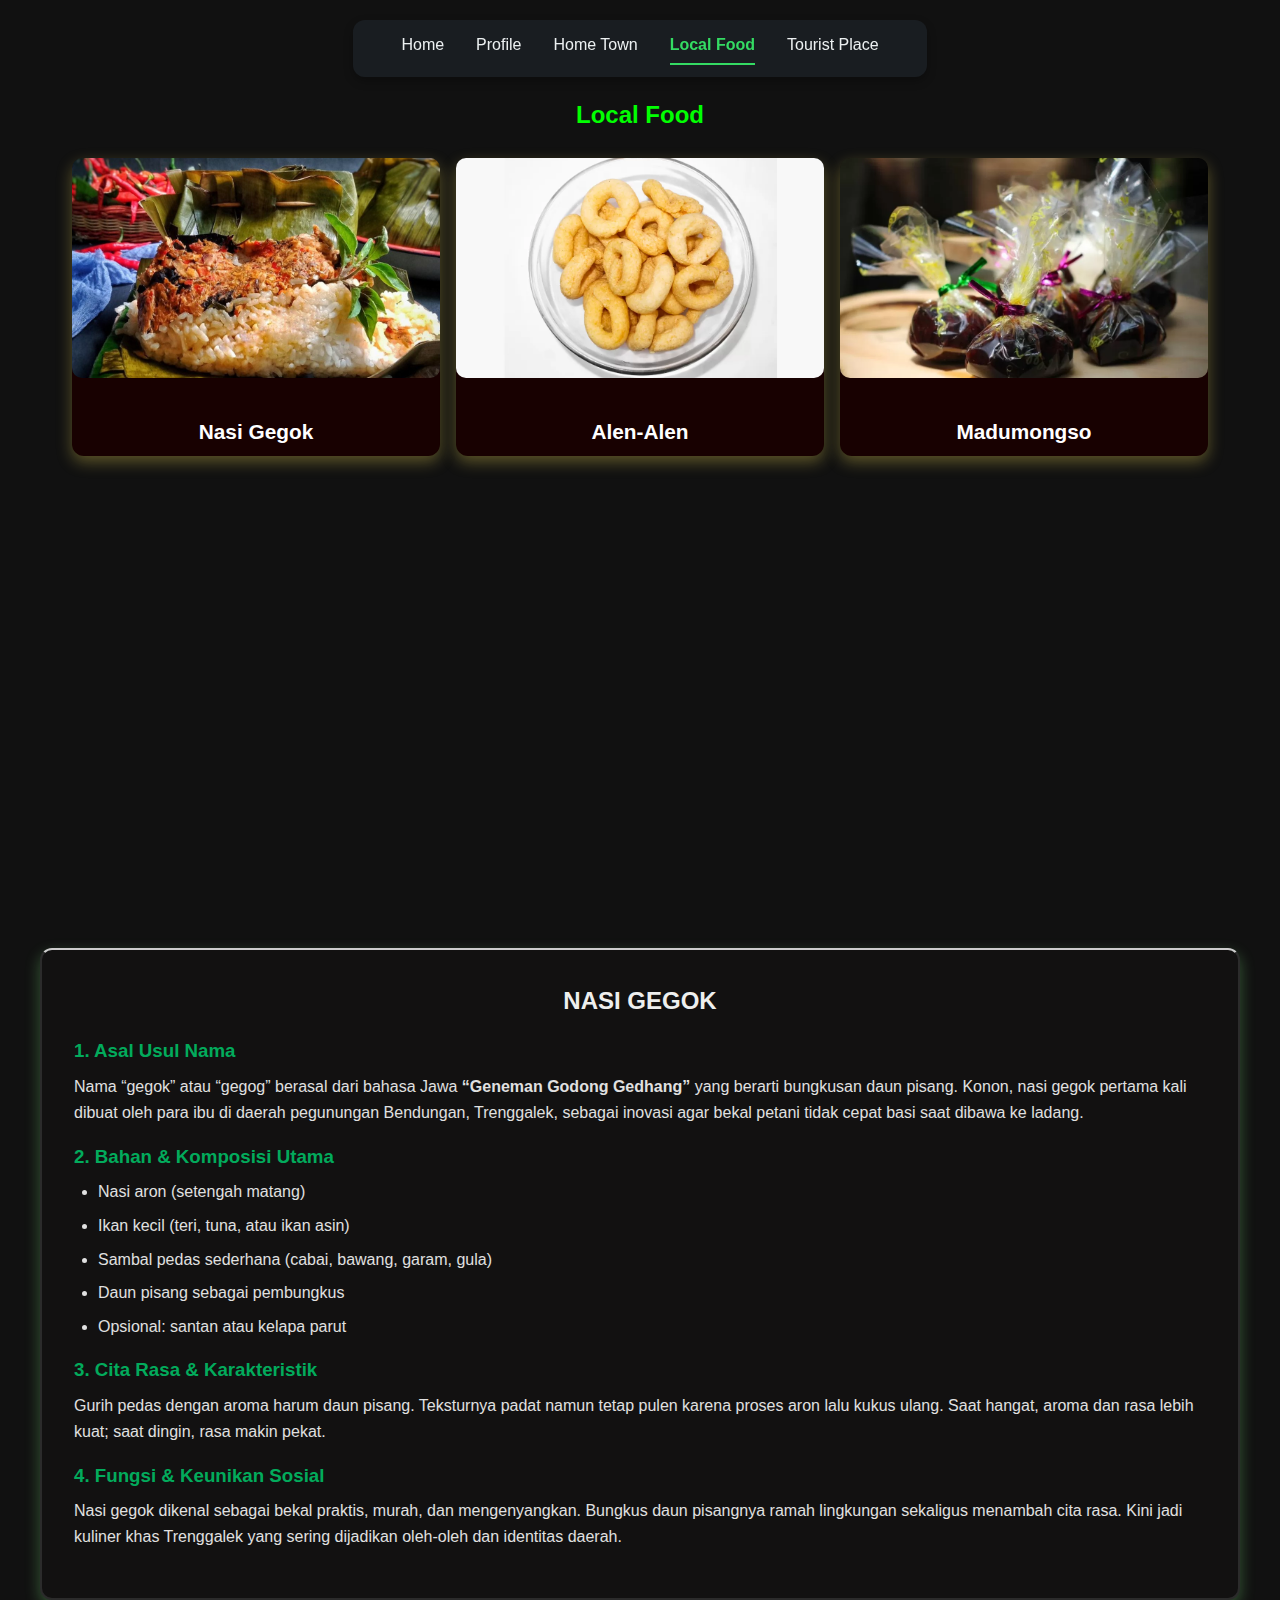
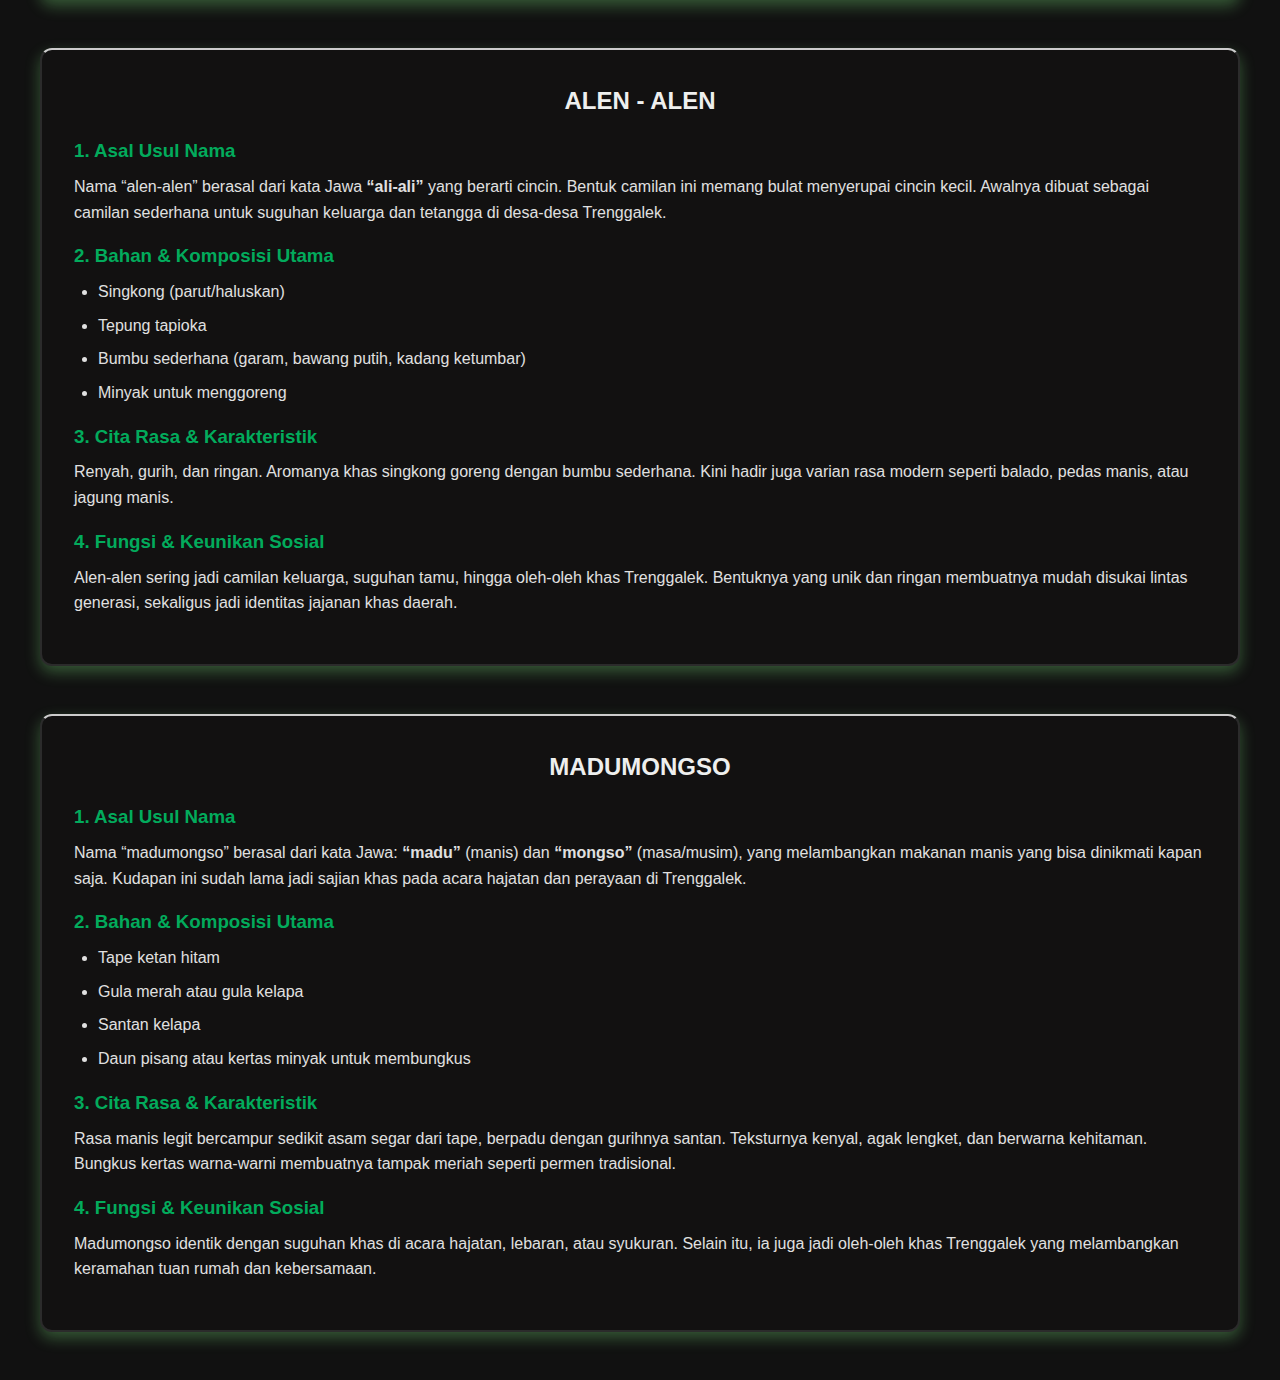
<file: Quiz_1/LocalFood/index.html>
<!DOCTYPE html>
<html lang="id">
<head>
  <meta charset="UTF-8">
  <meta name="viewport" content="width=device-width, initial-scale=1.0">
  <title>Local Food - Portofolio Najib</title>
  <link rel="stylesheet" href="../Asset/style.css">
  <style>
    html {
      scroll-behavior: smooth; /* biar scroll halus */
    }
    .food-grid {
      display: flex;
      gap: 1rem;
      flex-wrap: wrap;
    }
    .food-item {
      flex: 1 1 30%;
      text-align: center;
      cursor: pointer;
    }
    .detail-section {
      margin-top: 3rem;
      padding: 2rem;
      border-top: 2px solid #ccc;
    }
    .detail-section h2 {
      margin-bottom: 1rem;
    }
  </style>
</head>
<body>
<header>
  <nav>
    <ul>
      <li><a href="../HomePage/index.html">Home</a></li>
      <li><a href="../Profile/index.html">Profile</a></li>
      <li><a href="../HomeTown/index.html">Home Town</a></li>
      <li><a href="index.html" class="active">Local Food</a></li>
      <li><a href="../TouristPlace/index.html">Tourist Place</a></li>
    </ul>
  </nav>
</header>

  <main>
      <section class="localfood-section">
          <h2>Local Food</h2>

          <div class="food-grid">
              <!-- Makanan 1 -->
              <div class="food-item">
                  <a href="#gegok">
                    <img src="Gegok.jpg" alt="Nasi Gegok">
                    <h3>Nasi Gegok</h3>
                  </a>
              </div>

              <!-- Makanan 2 -->
              <div class="food-item">
                  <a href="#alen">
                    <img src="alen-alen.jpg" alt="Alen-Alen">
                    <h3>Alen-Alen</h3>
                  </a>
              </div>

              <!-- Makanan 3 -->
              <div class="food-item">
                  <a href="#madumongso">
                    <img src="madumongso.jpg" alt="Madumongso">
                    <h3>Madumongso</h3>
                  </a>
              </div>
          </div>
      </section>

      <!-- Detail makanan -->
      <section id="gegok" class="detail-section">
        <h2>NASI GEGOK</h2>
        <h3>1. Asal Usul Nama</h3>
        <p>
          Nama “gegok” atau “gegog” berasal dari bahasa Jawa <b>“Geneman Godong Gedhang”</b> 
          yang berarti bungkusan daun pisang. Konon, nasi gegok pertama kali dibuat oleh para ibu 
          di daerah pegunungan Bendungan, Trenggalek, sebagai inovasi agar bekal petani 
          tidak cepat basi saat dibawa ke ladang.
        </p>
        <h3>2. Bahan & Komposisi Utama</h3>
        <ul>
          <li>Nasi aron (setengah matang)</li>
          <li>Ikan kecil (teri, tuna, atau ikan asin)</li>
          <li>Sambal pedas sederhana (cabai, bawang, garam, gula)</li>
          <li>Daun pisang sebagai pembungkus</li>
          <li>Opsional: santan atau kelapa parut</li>
        </ul>
        <h3>3. Cita Rasa & Karakteristik</h3>
        <p>
          Gurih pedas dengan aroma harum daun pisang. Teksturnya padat namun tetap pulen 
          karena proses aron lalu kukus ulang. Saat hangat, aroma dan rasa lebih kuat; 
          saat dingin, rasa makin pekat.
        </p>
        <h3>4. Fungsi & Keunikan Sosial</h3>
        <p>
          Nasi gegok dikenal sebagai bekal praktis, murah, dan mengenyangkan. 
          Bungkus daun pisangnya ramah lingkungan sekaligus menambah cita rasa. 
          Kini jadi kuliner khas Trenggalek yang sering dijadikan oleh-oleh 
          dan identitas daerah.
        </p>
      </section>

      <section id="alen" class="detail-section">
        <h2>ALEN - ALEN</h2>
        <h3>1. Asal Usul Nama</h3>
        <p>
          Nama “alen-alen” berasal dari kata Jawa <b>“ali-ali”</b> yang berarti cincin. 
          Bentuk camilan ini memang bulat menyerupai cincin kecil. 
          Awalnya dibuat sebagai camilan sederhana untuk suguhan keluarga 
          dan tetangga di desa-desa Trenggalek.
        </p>
        <h3>2. Bahan & Komposisi Utama</h3>
        <ul>
          <li>Singkong (parut/haluskan)</li>
          <li>Tepung tapioka</li>
          <li>Bumbu sederhana (garam, bawang putih, kadang ketumbar)</li>
          <li>Minyak untuk menggoreng</li>
        </ul>
        <h3>3. Cita Rasa & Karakteristik</h3>
        <p>
          Renyah, gurih, dan ringan. Aromanya khas singkong goreng dengan bumbu sederhana. 
          Kini hadir juga varian rasa modern seperti balado, pedas manis, atau jagung manis.
        </p>
        <h3>4. Fungsi & Keunikan Sosial</h3>
        <p>
          Alen-alen sering jadi camilan keluarga, suguhan tamu, hingga oleh-oleh khas Trenggalek. 
          Bentuknya yang unik dan ringan membuatnya mudah disukai lintas generasi, 
          sekaligus jadi identitas jajanan khas daerah.
        </p>
      </section>

      <section id="madumongso" class="detail-section">
        <h2>MADUMONGSO</h2>
        <h3>1. Asal Usul Nama</h3>
        <p>
          Nama “madumongso” berasal dari kata Jawa: <b>“madu”</b> (manis) dan <b>“mongso”</b> (masa/musim), 
          yang melambangkan makanan manis yang bisa dinikmati kapan saja. 
          Kudapan ini sudah lama jadi sajian khas pada acara hajatan dan perayaan di Trenggalek.
        </p>
        <h3>2. Bahan & Komposisi Utama</h3>
        <ul>
          <li>Tape ketan hitam</li>
          <li>Gula merah atau gula kelapa</li>
          <li>Santan kelapa</li>
          <li>Daun pisang atau kertas minyak untuk membungkus</li>
        </ul>
        <h3>3. Cita Rasa & Karakteristik</h3>
        <p>
          Rasa manis legit bercampur sedikit asam segar dari tape, berpadu dengan gurihnya santan. 
          Teksturnya kenyal, agak lengket, dan berwarna kehitaman. 
          Bungkus kertas warna-warni membuatnya tampak meriah seperti permen tradisional.
        </p>
        <h3>4. Fungsi & Keunikan Sosial</h3>
        <p>
          Madumongso identik dengan suguhan khas di acara hajatan, lebaran, atau syukuran. 
          Selain itu, ia juga jadi oleh-oleh khas Trenggalek yang melambangkan 
          keramahan tuan rumah dan kebersamaan.
        </p>
      </section>
  </main>
  <script src="../Asset/script.js"></script>

</body>
</html>
</file>
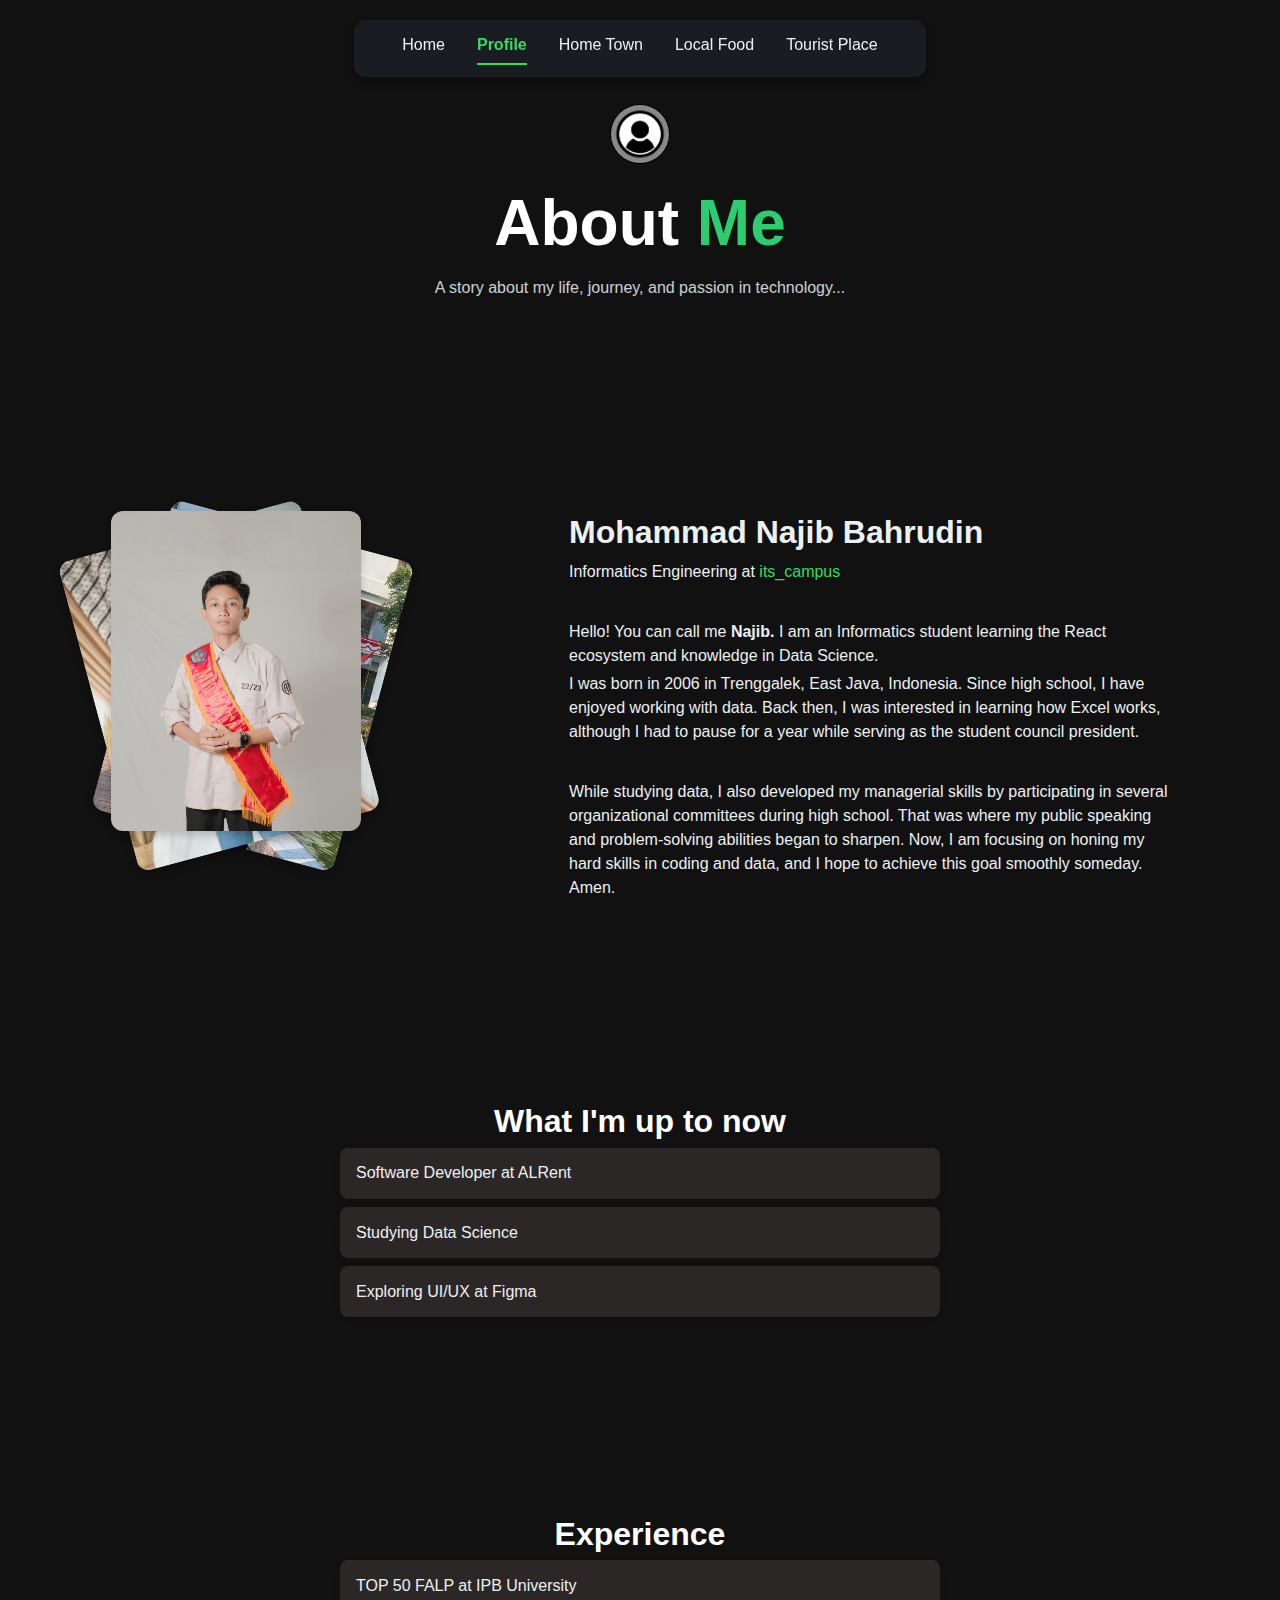
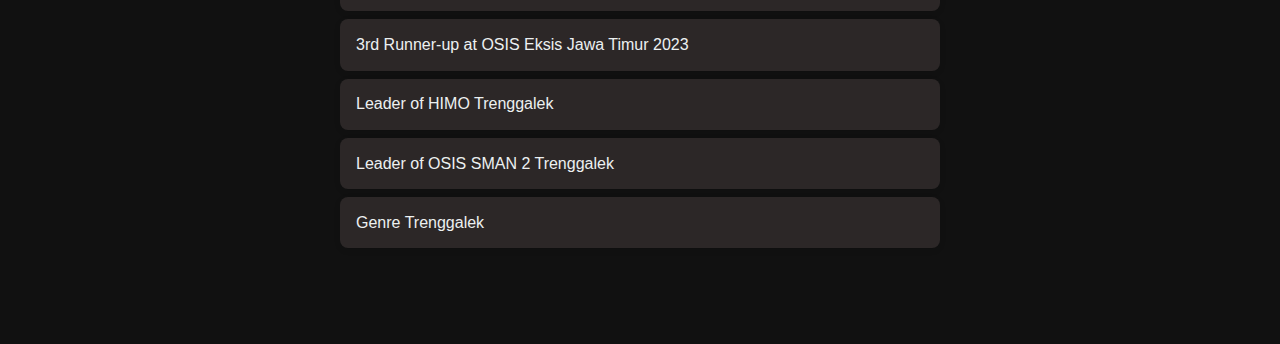
<file: Quiz_1/Profile/index.html>
<!DOCTYPE html>
<html lang="id">
<head>
  <meta charset="UTF-8">
  <meta name="viewport" content="width=device-width, initial-scale=1.0">
  <title>Profile - Portofolio Najib</title>
  <link rel="stylesheet" href="../Asset/style.css">
</head>
<body>
  <!-- Header / Navigation -->
<header>
  <nav>
    <ul>
      <li><a href="../HomePage/index.html">Home</a></li>
      <li><a href="index.html" class="active">Profile</a></li>
      <li><a href="../HomeTown/index.html">Home Town</a></li>
      <li><a href="../LocalFood/index.html">Local Food</a></li>
      <li><a href="../TouristPlace/index.html">Tourist Place</a></li>
    </ul>
  </nav>
</header>


  <main>
    <!-- Intro Section -->
    <section class="intro" style="text-align:center;">
      <div class="logo">
        <img src="miaw-removebg-preview.png" alt="Logo Akun" class="logo-img">
      </div>
      <h2>About <span class="highlight">Me</span></h2>
      <p class="story">
        A story about my life, journey, and passion in technology...
      </p>
    </section>

    <!-- Profile Detail Section -->
    <section class="profile-detail">
      <div class="profile-container">
        <!-- Photo Stack -->
        <div class="photo-stack">
          <img src="foto1.jpg" alt="Foto 1" class="photo active">
          <img src="foto22.jpg" alt="Foto 2" class="photo">
          <img src="foto33.jpg" alt="Foto 3" class="photo">
        </div>
        <!-- Identity Info -->
        <div class="identity">
          <p><b>Mohammad Najib Bahrudin</b></p>
          <p>
            Informatics Engineering at 
            <a href="https://www.instagram.com/its_campus?igsh=MWtwZjJlbzVvbGtkeg==" target="_blank">its_campus</a>
          </p>
          <br>
          <p>
            Hello! You can call me <strong>Najib.</strong> I am an Informatics student learning the React ecosystem 
            and knowledge in Data Science. 
          </p>
          <p>
            I was born in 2006 in Trenggalek, East Java, Indonesia. Since high school, I have enjoyed working with data. Back then, I was interested in learning how Excel works, although I had to pause for a year while serving as the student council president.
          </p>
          <br>
          <p>
            While studying data, I also developed my managerial skills by participating in several organizational committees during high school. That was where my public speaking and problem-solving abilities began to sharpen.
            Now, I am focusing on honing my hard skills in coding and data, and I hope to achieve this goal smoothly someday. Amen.
          </p>
        </div>
      </div>
    </section>

    <!-- Current Activities Section -->
    <section class="now">
      <h2>What I'm up to now</h2>
      <div class="now-container">
        <div class="point">Software Developer at ALRent</div>
        <div class="point">Studying Data Science</div>
        <div class="point">Exploring UI/UX at Figma</div>
      </div>
    </section>

    <!-- Experience Section -->
    <section class="experience">
      <h2>Experience</h2>
      <div class="exp-container">
        <div class="point">TOP 50 FALP at IPB University</div>
        <div class="point">3rd Runner-up at OSIS Eksis Jawa Timur 2023</div>
        <div class="point">Leader of HIMO Trenggalek</div>
        <div class="point">Leader of OSIS SMAN 2 Trenggalek</div>
        <div class="point">Genre Trenggalek</div>
      </div>
    </section>
  </main>
  <script src="photo-rotate.js"></script>
  <script src="../Asset/script.js"></script>

</body>
</html>
</file>
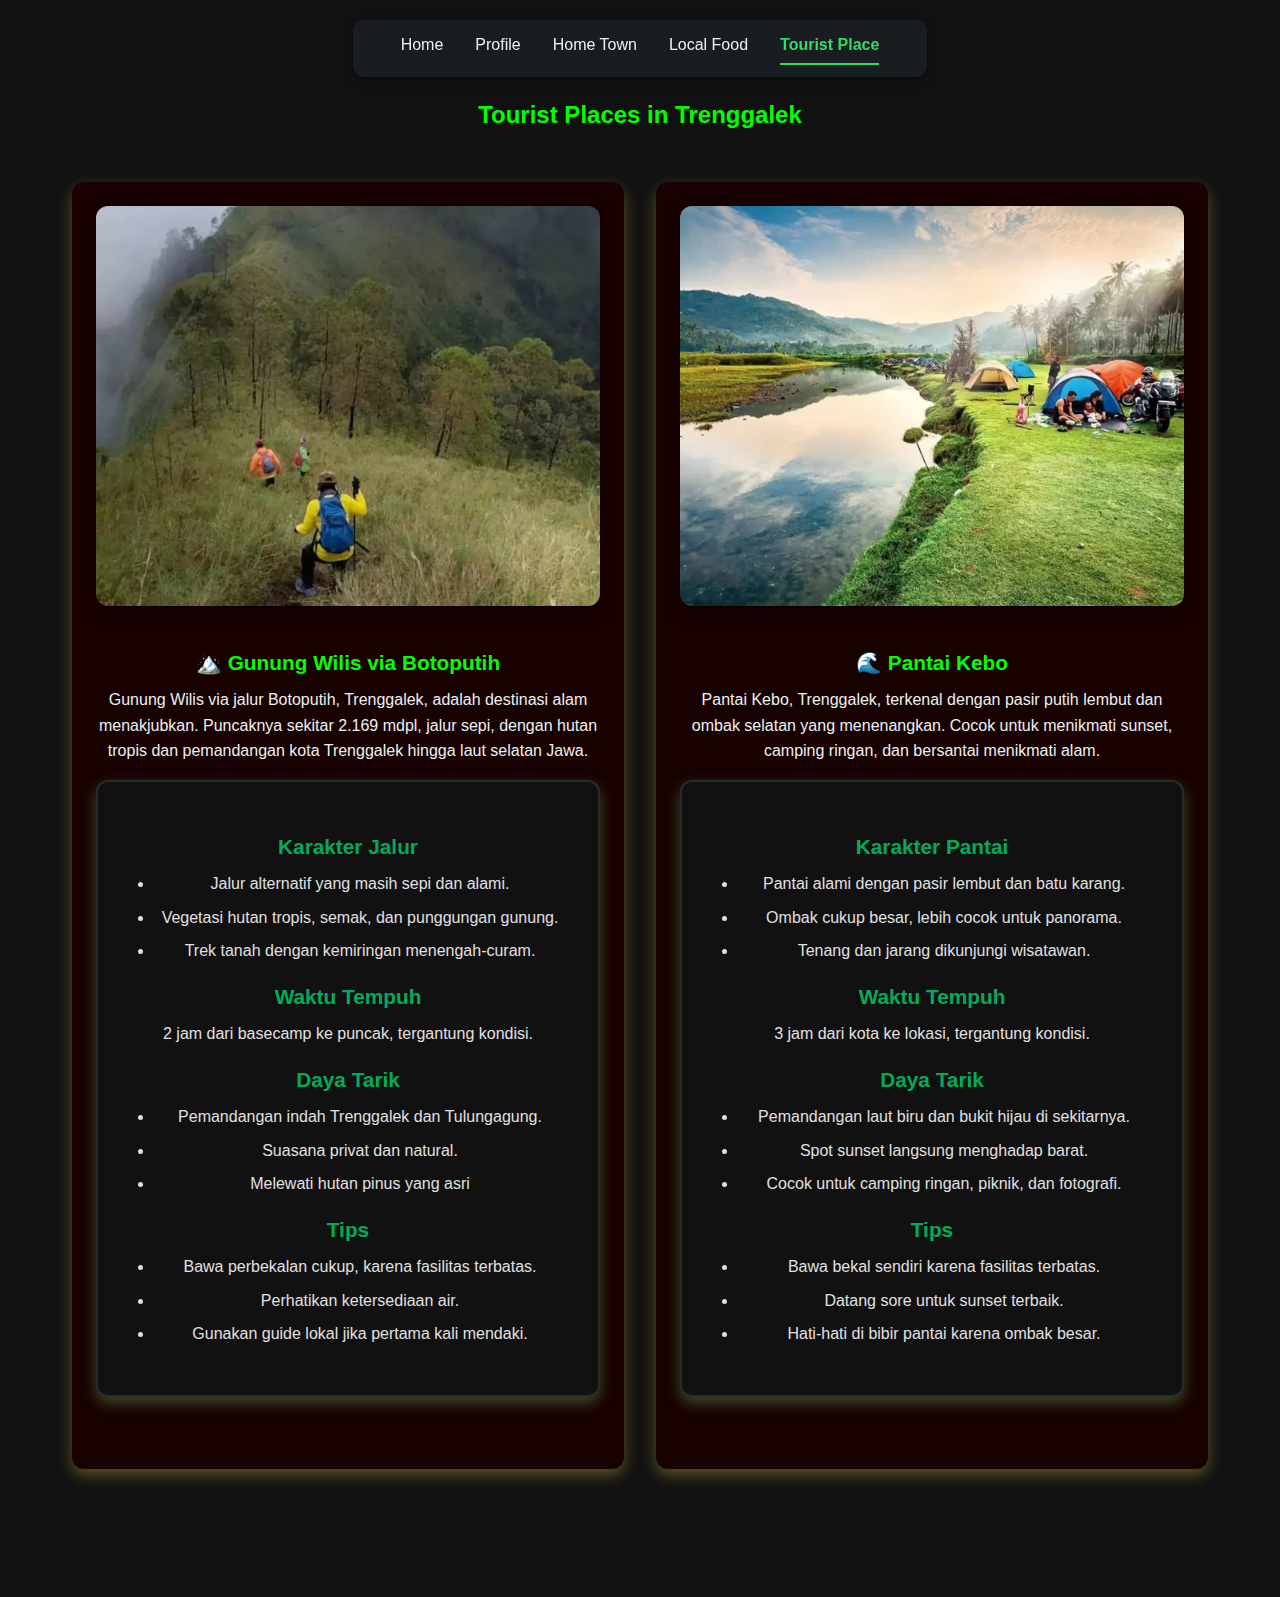
<file: Quiz_1/TouristPlace/index.html>
<!DOCTYPE html>
<html lang="id">
<head>
  <meta charset="UTF-8">
  <meta name="viewport" content="width=device-width, initial-scale=1.0">
  <title>Tourist Place - Portofolio Najib</title>
  <link rel="stylesheet" href="../Asset/style.css">
</head>
<body>
<header>
  <nav>
    <ul>
      <li><a href="../HomePage/index.html">Home</a></li>
      <li><a href="../Profile/index.html">Profile</a></li>
      <li><a href="../HomeTown/index.html">Home Town</a></li>
      <li><a href="../LocalFood/index.html">Local Food</a></li>
      <li><a href="index.html" class="active">Tourist Place</a></li>
    </ul>
  </nav>
</header>


  <main>
      <!-- Judul -->
      <section class="tourist-section-main">
          <h2>Tourist Places in Trenggalek</h2>

          <div class="tourist-grid">
              <!-- Gunung Wilis -->
              <div class="tourist-item">
                  <img src="Wilis1.jpg" alt="Gunung Wilis">
                  <h3>🏔️ Gunung Wilis via Botoputih</h3>
                  <p>Gunung Wilis via jalur Botoputih, Trenggalek, adalah destinasi alam menakjubkan. Puncaknya sekitar 2.169 mdpl, jalur sepi, dengan hutan tropis dan pemandangan kota Trenggalek hingga laut selatan Jawa.</p>
                  
                  <div class="detail-section">
                      <h3>Karakter Jalur</h3>
                      <ul>
                          <li>Jalur alternatif yang masih sepi dan alami.</li>
                          <li>Vegetasi hutan tropis, semak, dan punggungan gunung.</li>
                          <li>Trek tanah dengan kemiringan menengah-curam.</li>
                      </ul>
                      <h3>Waktu Tempuh</h3>
                      <p>2 jam dari basecamp ke puncak, tergantung kondisi.</p>
                      <h3>Daya Tarik</h3>
                      <ul>
                          <li>Pemandangan indah Trenggalek dan Tulungagung.</li>
                          <li>Suasana privat dan natural.</li>
                          <li>Melewati hutan pinus yang asri</li>
                      </ul>
                      <h3>Tips</h3>
                      <ul>
                          <li>Bawa perbekalan cukup, karena fasilitas terbatas.</li>
                          <li>Perhatikan ketersediaan air.</li>
                          <li>Gunakan guide lokal jika pertama kali mendaki.</li>
                      </ul>
                  </div>
              </div>

              <!-- Pantai Kebo -->
              <div class="tourist-item">
                  <img src="Kebo1.jpg" alt="Pantai Kebo">
                  <h3>🌊 Pantai Kebo</h3>
                  <p>Pantai Kebo, Trenggalek, terkenal dengan pasir putih lembut dan ombak selatan yang menenangkan. Cocok untuk menikmati sunset, camping ringan, dan bersantai menikmati alam.</p>

                  <div class="detail-section">
                      <h3>Karakter Pantai</h3>
                      <ul>
                          <li>Pantai alami dengan pasir lembut dan batu karang.</li>
                          <li>Ombak cukup besar, lebih cocok untuk panorama.</li>
                          <li>Tenang dan jarang dikunjungi wisatawan.</li>
                      </ul>
                      <h3>Waktu Tempuh</h3>
                      <p>3 jam dari kota ke lokasi, tergantung kondisi.</p>
                      <h3>Daya Tarik</h3>
                      <ul>
                          <li>Pemandangan laut biru dan bukit hijau di sekitarnya.</li>
                          <li>Spot sunset langsung menghadap barat.</li>
                          <li>Cocok untuk camping ringan, piknik, dan fotografi.</li>
                      </ul>
                      <h3>Tips</h3>
                      <ul>
                          <li>Bawa bekal sendiri karena fasilitas terbatas.</li>
                          <li>Datang sore untuk sunset terbaik.</li>
                          <li>Hati-hati di bibir pantai karena ombak besar.</li>
                      </ul>
                  </div>
              </div>
          </div>
      </section>
  </main>
  <script src="../Asset/script.js"></script>

</body>
</html>
</file>
<file: Asset/style.css>
/* ========== Root Variables ========== */
/* Warna utama dan style global yang bisa dipakai ulang */
:root {
  --primary-color: #000000;
  --secondary-color: #111111;
  --accent-color: #34db63;
  --text-color: #ecf0f1;
  --heading-color: #ffffff;
}

/* ========== Reset & General ========== */
* {
  box-sizing: border-box;
  margin: 0;
  padding: 0;
}

html {
  scroll-behavior: smooth;
}

body {
  font-family: 'Poppins', sans-serif;
  background-color: var(--secondary-color);
  color: var(--text-color);
  line-height: 1.6;
}

h1, h2, h3 {
  color: var(--heading-color);
  margin-bottom: 1.5rem;
}

a {
  color: var(--accent-color);
  text-decoration: none;
  transition: 0.3s ease;
}
a:hover {
  color: var(--heading-color);
}

/* ========== Header & Navigation ========== */
header {
  position: fixed;
  top: 20px;
  width: 100%;
  z-index: 1000;
  display: flex;
  justify-content: center;
  transition: all 0.3s ease;
}

nav {
  background-color: rgba(27, 32, 37, 0.8);
  max-width: 1200px;
  margin: auto;
  backdrop-filter: blur(10px);
  padding: 0.75rem 2rem;
  border-radius: 12px;
  box-shadow: 0 4px 10px rgba(0, 0, 0, 0.3);
  transition: all 0.3s ease;
}

nav ul {
  display: flex;
  list-style: none;
  justify-content: center;
}

nav ul li {
  margin: 0 1rem;
}

nav ul a {
  font-weight: 500;
  font-size: 1rem;
  color: var(--text-color);
  display: block;
  transition: color 0.3s ease, transform 0.3s ease;
}

nav ul a.active {
  color: var(--accent-color);
  font-weight: bold;
  border-bottom: 2px solid var(--accent-color);
  padding-bottom: 5px;
}

nav ul a:hover {
  color: var(--heading-color);
  transform: scale(1.1);
}

/* Header Responsif */
@media (max-width: 768px) {
  header { top: 0; padding: 0; }
  nav { padding: 0.5rem 1rem; }
  nav ul { flex-direction: column; margin-top: 1rem; }
  nav ul li { margin: 0.5rem 0; }
}

/* ========== Section Global ========== */
section {
  padding: 3rem 2rem;
  max-width: 1200px;
  margin: 0 auto;
}

.profile-section {
  display: flex;
  justify-content: center;
}

/* ========== Home Section ========== */
#home {
  min-height: 100vh;
  display: flex;
  justify-content: center;
  align-items: center;
  padding: 2rem;
  position: relative;
  overflow: hidden;
}

.cartoon-character {
  position: absolute;
  right: 5%;
  bottom: 23%;
  width: 350px;
  z-index: 1;
  pointer-events: none;
  animation: floatCharacter 4s ease-in-out infinite alternate;
}
@keyframes floatCharacter {
  0% { transform: translateY(0) rotate(0deg); }
  50% { transform: translateY(-15px) rotate(-2deg); }
  100% { transform: translateY(0) rotate(0deg); }
}

#hero-wrapper {
  display: flex;
  flex-direction: row;
  justify-content: flex-start;
  align-items: center;
  width: 100%;
  max-width: 1200px;
  height: 100vh;
  padding: 0 1rem;
  position: relative;
}

.hero-text {
  text-align: left;
  z-index: 2;
  padding: 2rem;
}
.hero-text h1 {
  font-size: 4rem;
  font-weight: 700;
  margin-bottom: 1rem;
  color: var(--heading-color);
}
.hero-text p {
  font-size: 1rem;
  max-width: 800px;
  margin: 0 auto;
  color: var(--text-color);
}

.student-info { margin-bottom: 1rem; transform: translateY(-20px); }
.student-badge {
  background-color: #292121;
  color: whitesmoke;
  padding: 0.3rem 0.8rem;
  border-radius: 8px;
  font-size: 0.95rem;
  font-weight: 500;
  display: inline-block;
}
.student-badge a {
  color: var(--accent-color);
  font-weight: 600;
}
.student-badge a:hover { color: var(--heading-color); }

.animated-bg {
  position: absolute;
  right: 50px;
  top: 0;
  width: 2px;
  height: 100%;
  background: linear-gradient(to bottom, transparent, #00ff3c, transparent);
  animation: lineMove 3s linear infinite;
}
@keyframes lineMove {
  0% { background-position: 0 0; }
  100% { background-position: 0 100%; }
}

/* ========== Social Links ========== */
.social-links {
  display: flex;
  flex-direction: column;
  align-items: center;
  gap: 1.5rem;
  position: absolute;
  left: 0;
  top: 50%;
  transform: translateY(-50%);
  background-color: rgba(27, 32, 37, 0.8);
  padding: 1rem 0.5rem;
  border-radius: 0 10px 10px 0;
}
.social-links i {
  color: #fff;
  font-size: 1.5rem;
  transition: color 0.3s ease, transform 0.2s ease;
}
.social-links i:hover {
  color: #08ff7b;
  transform: scale(1.1);
}

/* ========== Profile Page Custom (Final Revisi) ========== */
/* Logo miaw di tengah */
.intro {
  text-align: center;
  margin-top: 4rem;
}
.intro .logo-img {
  width: 60px;
  height: 60px;
  border-radius: 50%;
  object-fit: cover;
  border: 1px solid var(--primary-color);
  margin-top: 4rem;
  margin-bottom: 0rem;
}
.intro h2 { font-size: 4rem; margin-top: 0; margin-bottom: 0.1rem; }
.intro h2 .highlight { color: #2ecc71; }
.intro .story { font-size: 1rem; opacity: 0.85; line-height: 1.5; max-width: 700px; margin: 0 auto 0.2rem auto; }

/* Profile detail */
.profile-detail { margin-top: 4rem; }
.profile-container { display: flex; justify-content: center; align-items: flex-start; gap: 0.5rem; flex-wrap: wrap; }
.photo-stack { position: relative; width: 280px; height: 350px; margin-top: 0.5rem; }
.photo-stack .photo {
  position: absolute; width: 250px; height: 320px; object-fit: cover; border-radius: 12px;  
  box-shadow: 0 4px 8px rgba(0,0,0,0.2); transition: all 0.5s ease; cursor: pointer;
}
.photo-stack .photo:nth-child(1) { z-index: 3; transform: rotate(0deg) translate(0,0); }
.photo-stack .photo:nth-child(2) { z-index: 2; transform: rotate(-15deg) translate(-20px, 10px); }
.photo-stack .photo:nth-child(3) { z-index: 1; transform: rotate(15deg) translate(20px, 10px); }
.photo-stack .photo.anim-click { transform: scale(0.95); transition: transform 0.5s ease, opacity 0.5s ease; }

.identity { max-width: 600px; }
.identity p { margin: 0.3rem 0; font-size: 1rem; line-height: 1.5; }
.identity b { font-size: 2rem; font-weight: 700; display: block; margin-bottom: 0.2rem; }

.now, .experience { text-align: center; margin-top: 0; }
.now h2, .experience h2 { font-size: 2rem; margin-bottom: 0; }
.now-container, .exp-container { display: flex; flex-direction: column; gap: 0.5rem; max-width: 600px; margin: 0 auto; text-align: left; }
.point { background: #2c2727; padding: 0.8rem 1rem; border-radius: 8px; box-shadow: 0 2px 6px rgba(0,0,0,0.1); font-size: 1rem; }

/* ========== Hometown Page Custom ========== */
.hometown-section {
  min-height: 100vh;
  display: flex;
  flex-direction: column; 
  justify-content: center;
  align-items: center;
  gap: 3rem;
  padding: 6rem 2rem;
  max-width: 1200px;
  margin: 0 auto;
}

@media (min-width: 768px) {
  .hometown-section { flex-direction: row; align-items: flex-start; }
}

.hometown-text {
  flex: 1;
  min-width: 280px;
  display: flex;
  flex-direction: column;
  padding: 1rem;
  background-color: rgba(2, 171, 92, 0.05);
  border: 1px solid rgba(2, 171, 92, 0.2);
  border-radius: 12px;
  box-shadow: 0 2px 6px rgba(0,0,0,0.1);
  transition: transform 0.3s ease, box-shadow 0.3s ease;
  font-family: 'Segoe UI', Tahoma, Geneva, Verdana, sans-serif;
  font-size: 0.95rem;
  line-height: 1.6;
  color: var(--paragraph-text-color, #E0E0E0);
  text-align: justify;
  text-justify: inter-word;
  margin-bottom: 1rem;
}
.hometown-text:hover { transform: translateY(-2px); box-shadow: 0 4px 10px rgba(0,0,0,0.15); }
.hometown-text h2 { font-size: 1.8rem; margin-bottom: 0.5rem; color: var(--primary-text-color, #FFF); text-align: left; }
.hometown-text h3 { font-size: 1.3rem; margin: 0.5rem 0; color: var(--secondary-text-color, #02ab5c); text-align: left; }
.hometown-text p { font-size: 0.95rem; line-height: 1.6; margin-bottom: 1rem; }
.hometown-text ul { list-style-type: disc; margin-left: 20px; margin-bottom: 1rem; color: var(--paragraph-text-color, #E0E0E0); }
.hometown-text ul li { margin-bottom: 0.5rem; line-height: 1.6; }
.hometown-text ul li strong { color: var(--accent-color); }

.hometown-subsections {
  display: flex;
  flex-direction: column;
  gap: 1.5rem;
  margin-top: 0.2rem;
  padding: 0 1rem;
  max-width: 1000px;
  margin-left: auto;
  margin-right: auto;
  flex-wrap: wrap;
}
@media(min-width:768px) { .hometown-subsections { flex-direction: row; gap: 2rem; } }

.subsection {
  flex: 1 1 48%;
  min-height: 180px;
  display: flex;
  flex-direction: column;
  justify-content: flex-start;
  padding: 1.2rem;
  background-color: rgba(2, 171, 92, 0.05);
  border: 1px solid rgba(2, 171, 92, 0.15);
  border-radius: 12px;
  box-shadow: 0 2px 6px rgba(0,0,0,0.1);
  transition: transform 0.3s ease, box-shadow 0.3s ease;
  font-family: 'Segoe UI', Tahoma, Geneva, Verdana, sans-serif;
  font-size: 0.95rem;
  line-height: 1.6;
  color: var(--paragraph-text-color, #E0E0E0);
  text-align: justify;
  text-justify: inter-word;
}
.subsection h3 { font-size: 1.3rem; margin: 0.5rem 0; color: var(--secondary-text-color, #02ab5c); text-align: left; }
.subsection p { margin-bottom: 1rem; }
.subsection:hover { transform: translateY(-2px); box-shadow: 0 5px 12px rgba(0,0,0,0.18); }

.hometown-container { margin-top: 80px; }

.hometown-photos-container { display: flex; justify-content: center; align-items: center; flex-shrink: 0; }
.photo-stack { position: relative; width: 450px; max-width: 100%; height: 300px; }
.photo-stack img { position: absolute; top: 0; left: 0; width: 100%; height: 100%; object-fit: cover; border-radius: 15px; box-shadow: 0 6px 15px rgba(0, 0, 0, 0.4); transition: transform 0.5s ease, z-index 0s; }
.photo-back { transform: rotate(-10deg) scale(0.95); z-index: 1; }
.photo-front { transform: rotate(0deg); z-index: 2; }
.photo-stack:hover .photo-front { transform: rotate(0deg) scale(1.05); z-index: 3; }

.hometown-footer { text-align: center; padding: 2rem; font-size: 1.1rem; margin-top: 2rem; border-top: 1px solid rgba(255, 255, 255, 0.2); color: var(--paragraph-text-color, #E0E0E0); }
.hometown-footer strong { color: var(--accent-color); }

/* ========== Local Food Page Custom ========== */
.localfood-section { min-height: 100vh; padding: 6rem 2rem; max-width: 1200px; margin: 0 auto; text-align: center; }
.localfood-section h2 { color: rgb(1, 255, 1); }

.food-grid { display: flex; gap: 1rem; flex-wrap: wrap; justify-content: center; }
.food-item { flex: 1 1 30%; text-align: center; cursor: pointer; border-radius: 12px; background-color: #180101; box-shadow: 0 6px 15px rgba(206, 186, 74, 0.4); transition: transform 0.3s ease, box-shadow 0.3s ease; }
.food-item:hover { transform: translateY(-6px); box-shadow: none; }
.food-item img { width: 100%; height: 220px; object-fit: cover; border-radius: 10px; margin-bottom: 0.8rem; }
.food-item h3 { font-size: 1.3rem; margin-top: 1rem; margin-bottom: 0.5rem; }
.food-item p { font-size: 1rem; line-height: 1.6; margin-bottom: 1rem; }

.detail-section {
  background-color: #121111;
  border: 2px solid #2b2b2b;
  border-radius: 12px;
  padding: 2rem;  
  margin-bottom: 3rem;
  box-shadow: 0 6px 15px rgba(140, 255, 140, 0.3);
  transition: transform 0.3s ease, box-shadow 0.3s ease;
}
.detail-section:hover { transform: translateY(-4px); box-shadow: 0 10px 25px rgba(140, 255, 140, 0.5); }
.detail-section h2 { color: rgb(238, 239, 238); margin-top: 0; margin-bottom: 1rem; text-align: center; }
.detail-section h3 { color: #02ab5c !important; margin-top: 1rem; margin-bottom: 0.5rem; }
.detail-section p { color: #e0e0e0; line-height: 1.6; margin-bottom: 1rem; }
.detail-section ul { color: #e0e0e0; margin-left: 1.5rem; line-height: 1.6; margin-bottom: 1rem; }
.detail-section li { margin-bottom: 0.5rem; }

/* ========== Tourist Place Page Custom ========== */
.tourist-header { text-align: center; margin-top: 4rem; margin-bottom: 4rem; }
.tourist-header h1 { font-size: 2rem; color: var(--heading-color); }

.tourist-section-main { min-height: 100vh; padding: 6rem 2rem; max-width: 1200px; margin: 0 auto; text-align: center; }
.tourist-section-main h2 { color: rgb(1, 255, 1); margin-bottom: 3rem; }

.tourist-grid { display: flex; gap: 2rem; flex-wrap: wrap; justify-content: center; }
.tourist-item {
  flex: 1 1 45%;
  text-align: center;
  cursor: pointer;
  border-radius: 12px;
  background-color: #180101;
  box-shadow: 0 6px 15px rgba(206, 186, 74, 0.4);
  transition: transform 0.3s ease, box-shadow 0.3s ease;
  padding: 1.5rem;
  margin-bottom: 2rem;
}
.tourist-item:hover { transform: translateY(-6px); box-shadow: none; }
.tourist-item img { width: 100%; max-width: 650px; height: 400px; object-fit: cover; border-radius: 12px; box-shadow: 0 6px 15px rgba(0,0,0,0.4); margin-bottom: 1rem; }
.tourist-item h3 { font-size: 1.3rem; margin: 1rem 0 0.5rem 0; color: rgb(1, 255, 1); }
.tourist-item p { font-size: 1rem; line-height: 1.6; margin-bottom: 1rem; }

.tourist-section { display: flex; justify-content: space-between; align-items: flex-start; gap: 2rem; margin-bottom: 4rem; flex-wrap: wrap; }
.tourist-section.reverse { flex-direction: row-reverse; }

.tourist-text h2 { font-size: 1.8rem; margin-bottom: 1rem; }
.tourist-text h3 { font-size: 1.3rem; margin: 1.2rem 0 0.5rem 0; }
.tourist-text p { font-size: 1.1rem; line-height: 1.7; margin: 1rem 1.5rem; }
.tourist-text ul { margin-left: 1.5rem; margin-bottom: 0.8rem; }

.tourist-photos, .tourist-photo-single { flex: 1 1 100%; max-width: 650px; margin-bottom: 1.5rem; }
.tourist-photos img, .tourist-photo-single img { width: 100%; height: 400px; border-radius: 12px; box-shadow: 0 6px 15px rgba(0,0,0,0.4); object-fit: cover; }

/* Responsive */
@media (max-width: 768px) {
  nav { flex-direction: column; text-align: center; }
  nav ul { margin-top: 1rem; }
  nav ul li { margin: 0 0.5rem; }

  #home { flex-direction: column; justify-content: flex-start; height: auto; padding-top: 5rem; }
  .hero-text h1 { font-size: 2rem; }

  .social-links { position: static; flex-direction: row; justify-content: center; width: 100%; margin-bottom: 2rem; }

  .hometown-section { flex-direction: column; text-align: center; }
  .hometown-text h2 { font-size: 2rem; }
  .hometown-photo img { width: 100%; }

  .food-item img { height: 180px; }

  .tourist-section { flex-direction: column; text-align: center; }
  .tourist-photos { flex-direction: row; justify-content: center; }
  .tourist-photos img { max-width: 48%; }
}
</file>
<file: Quiz_1/Asset/style.css>
/* ========== Root Variables ========== */
/* Warna utama dan style global yang bisa dipakai ulang */
:root {
  --primary-color: #000000;
  --secondary-color: #111111;
  --accent-color: #34db63;
  --text-color: #ecf0f1;
  --heading-color: #ffffff;
}

/* ========== Reset & General ========== */
* {
  box-sizing: border-box;
  margin: 0;
  padding: 0;
}

html {
  scroll-behavior: smooth;
}

body {
  font-family: 'Poppins', sans-serif;
  background-color: var(--secondary-color);
  color: var(--text-color);
  line-height: 1.6;
}

h1, h2, h3 {
  color: var(--heading-color);
  margin-bottom: 1.5rem;
}

a {
  color: var(--accent-color);
  text-decoration: none;
  transition: 0.3s ease;
}
a:hover {
  color: var(--heading-color);
}

/* ========== Header & Navigation ========== */
header {
  position: fixed;
  top: 20px;
  width: 100%;
  z-index: 1000;
  display: flex;
  justify-content: center;
  transition: all 0.3s ease;
}

nav {
  background-color: rgba(27, 32, 37, 0.8);
  max-width: 1200px;
  margin: auto;
  backdrop-filter: blur(10px);
  padding: 0.75rem 2rem;
  border-radius: 12px;
  box-shadow: 0 4px 10px rgba(0, 0, 0, 0.3);
  transition: all 0.3s ease;
}

nav ul {
  display: flex;
  list-style: none;
  justify-content: center;
}

nav ul li {
  margin: 0 1rem;
}

nav ul a {
  font-weight: 500;
  font-size: 1rem;
  color: var(--text-color);
  display: block;
  transition: color 0.3s ease, transform 0.3s ease;
}

nav ul a.active {
  color: var(--accent-color);
  font-weight: bold;
  border-bottom: 2px solid var(--accent-color);
  padding-bottom: 5px;
}

nav ul a:hover {
  color: var(--heading-color);
  transform: scale(1.1);
}

/* Header Responsif */
@media (max-width: 768px) {
  header { top: 0; padding: 0; }
  nav { padding: 0.5rem 1rem; }
  nav ul { flex-direction: column; margin-top: 1rem; }
  nav ul li { margin: 0.5rem 0; }
}

/* ========== Section Global ========== */
section {
  padding: 6rem 2rem;
  max-width: 1200px;
  margin: 0 auto;
}

.profile-section {
  display: flex;
  justify-content: center;
}

/* ========== Home Section ========== */
#home {
  min-height: 100vh;
  display: flex;
  justify-content: center;
  align-items: center;
  padding: 2rem;
  position: relative;
  overflow: hidden;
}

.cartoon-character {
  position: absolute;
  right: 5%;
  bottom: 23%;
  width: 350px;
  z-index: 1;
  pointer-events: none;
  animation: floatCharacter 4s ease-in-out infinite alternate;
}
@keyframes floatCharacter {
  0% { transform: translateY(0) rotate(0deg); }
  50% { transform: translateY(-15px) rotate(-2deg); }
  100% { transform: translateY(0) rotate(0deg); }
}

#hero-wrapper {
  display: flex;
  flex-direction: row;
  justify-content: flex-start;
  align-items: center;
  width: 100%;
  max-width: 1200px;
  height: 100vh;
  padding: 0 1rem;
  position: relative;
}

.hero-text {
  text-align: left;
  z-index: 2;
  padding: 2rem;
}
.hero-text h1 {
  font-size: 4rem;
  font-weight: 700;
  margin-bottom: 1rem;
  color: var(--heading-color);
}
.hero-text p {
  font-size: 1rem;
  max-width: 800px;
  margin: 0 auto;
  color: var(--text-color);
}

.student-info { margin-bottom: 1rem; transform: translateY(-20px); }
.student-badge {
  background-color: #292121;
  color: whitesmoke;
  padding: 0.3rem 0.8rem;
  border-radius: 8px;
  font-size: 0.95rem;
  font-weight: 500;
  display: inline-block;
}
.student-badge a {
  color: var(--accent-color);
  font-weight: 600;
}
.student-badge a:hover { color: var(--heading-color); }

.animated-bg {
  position: absolute;
  right: 50px;
  top: 0;
  width: 2px;
  height: 100%;
  background: linear-gradient(to bottom, transparent, #00ff3c, transparent);
  animation: lineMove 3s linear infinite;
}
@keyframes lineMove {
  0% { background-position: 0 0; }
  100% { background-position: 0 100%; }
}

/* ========== Social Links ========== */
.social-links {
  display: flex;
  flex-direction: column;
  align-items: center;
  gap: 1.5rem;
  position: absolute;
  left: 0;
  top: 50%;
  transform: translateY(-50%);
  background-color: rgba(27, 32, 37, 0.8);
  padding: 1rem 0.5rem;
  border-radius: 0 10px 10px 0;
}
.social-links i {
  color: #fff;
  font-size: 1.5rem;
  transition: color 0.3s ease, transform 0.2s ease;
}
.social-links i:hover {
  color: #08ff7b;
  transform: scale(1.1);
}

/* ========== Profile Page Custom (Final Revisi) ========== */
/* Logo miaw di tengah */
.intro {
  text-align: center;
  margin-top: 0.5rem;
}
.intro .logo-img {
  width: 60px;
  height: 60px;
  border-radius: 50%;
  object-fit: cover;
  border: 1px solid var(--primary-color);
  margin-bottom: 0rem;
}
.intro h2 { font-size: 4rem; margin-top: 0; margin-bottom: 0.1rem; }
.intro h2 .highlight { color: #2ecc71; }
.intro .story { font-size: 1rem; opacity: 0.85; line-height: 1.5; max-width: 700px; margin: 0 auto 0.2rem auto; }

/* Profile detail */
.profile-detail { margin-top: 0.5rem; }
.profile-container { display: flex; justify-content: center; align-items: flex-start; gap: 0.5rem; flex-wrap: wrap; }
.photo-stack { position: relative; width: 280px; height: 350px; margin-top: 0.5rem; }
.photo-stack .photo {
  position: absolute; width: 250px; height: 320px; object-fit: cover; border-radius: 12px;  
  box-shadow: 0 4px 8px rgba(0,0,0,0.2); transition: all 0.5s ease; cursor: pointer;
}
.photo-stack .photo:nth-child(1) { z-index: 3; transform: rotate(0deg) translate(0,0); }
.photo-stack .photo:nth-child(2) { z-index: 2; transform: rotate(-15deg) translate(-20px, 10px); }
.photo-stack .photo:nth-child(3) { z-index: 1; transform: rotate(15deg) translate(20px, 10px); }
.photo-stack .photo.anim-click { transform: scale(0.95); transition: transform 0.5s ease, opacity 0.5s ease; }

.identity { max-width: 600px; }
.identity p { margin: 0.3rem 0; font-size: 1rem; line-height: 1.5; }
.identity b { font-size: 2rem; font-weight: 700; display: block; margin-bottom: 0.2rem; }

.now, .experience { text-align: center; margin-top: 0; }
.now h2, .experience h2 { font-size: 2rem; margin-bottom: 0; }
.now-container, .exp-container { display: flex; flex-direction: column; gap: 0.5rem; max-width: 600px; margin: 0 auto; text-align: left; }
.point { background: #2c2727; padding: 0.8rem 1rem; border-radius: 8px; box-shadow: 0 2px 6px rgba(0,0,0,0.1); font-size: 1rem; }

/* ========== Hometown Page Custom ========== */
.hometown-section {
  min-height: 100vh;
  display: flex;
  flex-direction: column; 
  justify-content: center;
  align-items: center;
  gap: 3rem;
  padding: 6rem 2rem;
  max-width: 1200px;
  margin: 0 auto;
}

@media (min-width: 768px) {
  .hometown-section { flex-direction: row; align-items: flex-start; }
}

.hometown-text {
  flex: 1;
  min-width: 280px;
  display: flex;
  flex-direction: column;
  padding: 1rem;
  background-color: rgba(2, 171, 92, 0.05);
  border: 1px solid rgba(2, 171, 92, 0.2);
  border-radius: 12px;
  box-shadow: 0 2px 6px rgba(0,0,0,0.1);
  transition: transform 0.3s ease, box-shadow 0.3s ease;
  font-family: 'Segoe UI', Tahoma, Geneva, Verdana, sans-serif;
  font-size: 0.95rem;
  line-height: 1.6;
  color: var(--paragraph-text-color, #E0E0E0);
  text-align: justify;
  text-justify: inter-word;
  margin-bottom: 1rem;
}
.hometown-text:hover { transform: translateY(-2px); box-shadow: 0 4px 10px rgba(0,0,0,0.15); }
.hometown-text h2 { font-size: 1.8rem; margin-bottom: 0.5rem; color: var(--primary-text-color, #FFF); text-align: left; }
.hometown-text h3 { font-size: 1.3rem; margin: 0.5rem 0; color: var(--secondary-text-color, #02ab5c); text-align: left; }
.hometown-text p { font-size: 0.95rem; line-height: 1.6; margin-bottom: 1rem; }
.hometown-text ul { list-style-type: disc; margin-left: 20px; margin-bottom: 1rem; color: var(--paragraph-text-color, #E0E0E0); }
.hometown-text ul li { margin-bottom: 0.5rem; line-height: 1.6; }
.hometown-text ul li strong { color: var(--accent-color); }

.hometown-subsections {
  display: flex;
  flex-direction: column;
  gap: 1.5rem;
  margin-top: 0.2rem;
  padding: 0 1rem;
  max-width: 1000px;
  margin-left: auto;
  margin-right: auto;
  flex-wrap: wrap;
}
@media(min-width:768px) { .hometown-subsections { flex-direction: row; gap: 2rem; } }

.subsection {
  flex: 1 1 48%;
  min-height: 180px;
  display: flex;
  flex-direction: column;
  justify-content: flex-start;
  padding: 1.2rem;
  background-color: rgba(2, 171, 92, 0.05);
  border: 1px solid rgba(2, 171, 92, 0.15);
  border-radius: 12px;
  box-shadow: 0 2px 6px rgba(0,0,0,0.1);
  transition: transform 0.3s ease, box-shadow 0.3s ease;
  font-family: 'Segoe UI', Tahoma, Geneva, Verdana, sans-serif;
  font-size: 0.95rem;
  line-height: 1.6;
  color: var(--paragraph-text-color, #E0E0E0);
  text-align: justify;
  text-justify: inter-word;
}
.subsection h3 { font-size: 1.3rem; margin: 0.5rem 0; color: var(--secondary-text-color, #02ab5c); text-align: left; }
.subsection p { margin-bottom: 1rem; }
.subsection:hover { transform: translateY(-2px); box-shadow: 0 5px 12px rgba(0,0,0,0.18); }

.hometown-container { margin-top: 80px; }

.hometown-photos-container { display: flex; justify-content: center; align-items: center; flex-shrink: 0; }
.photo-stack { position: relative; width: 450px; max-width: 100%; height: 300px; }
.photo-stack img { position: absolute; top: 0; left: 0; width: 100%; height: 100%; object-fit: cover; border-radius: 15px; box-shadow: 0 6px 15px rgba(0, 0, 0, 0.4); transition: transform 0.5s ease, z-index 0s; }
.photo-back { transform: rotate(-10deg) scale(0.95); z-index: 1; }
.photo-front { transform: rotate(0deg); z-index: 2; }
.photo-stack:hover .photo-front { transform: rotate(0deg) scale(1.05); z-index: 3; }

.hometown-footer { text-align: center; padding: 2rem; font-size: 1.1rem; margin-top: 2rem; border-top: 1px solid rgba(255, 255, 255, 0.2); color: var(--paragraph-text-color, #E0E0E0); }
.hometown-footer strong { color: var(--accent-color); }

/* ========== Local Food Page Custom ========== */
.localfood-section { min-height: 100vh; padding: 6rem 2rem; max-width: 1200px; margin: 0 auto; text-align: center; }
.localfood-section h2 { color: rgb(1, 255, 1); }

.food-grid { display: flex; gap: 1rem; flex-wrap: wrap; justify-content: center; }
.food-item { flex: 1 1 30%; text-align: center; cursor: pointer; border-radius: 12px; background-color: #180101; box-shadow: 0 6px 15px rgba(206, 186, 74, 0.4); transition: transform 0.3s ease, box-shadow 0.3s ease; }
.food-item:hover { transform: translateY(-6px); box-shadow: none; }
.food-item img { width: 100%; height: 220px; object-fit: cover; border-radius: 10px; margin-bottom: 0.8rem; }
.food-item h3 { font-size: 1.3rem; margin-top: 1rem; margin-bottom: 0.5rem; }
.food-item p { font-size: 1rem; line-height: 1.6; margin-bottom: 1rem; }

.detail-section {
  background-color: #121111;
  border: 2px solid #2b2b2b;
  border-radius: 12px;
  padding: 2rem;  
  margin-bottom: 3rem;
  box-shadow: 0 6px 15px rgba(140, 255, 140, 0.3);
  transition: transform 0.3s ease, box-shadow 0.3s ease;
}
.detail-section:hover { transform: translateY(-4px); box-shadow: 0 10px 25px rgba(140, 255, 140, 0.5); }
.detail-section h2 { color: rgb(238, 239, 238); margin-top: 0; margin-bottom: 1rem; text-align: center; }
.detail-section h3 { color: #02ab5c !important; margin-top: 1rem; margin-bottom: 0.5rem; }
.detail-section p { color: #e0e0e0; line-height: 1.6; margin-bottom: 1rem; }
.detail-section ul { color: #e0e0e0; margin-left: 1.5rem; line-height: 1.6; margin-bottom: 1rem; }
.detail-section li { margin-bottom: 0.5rem; }

/* ========== Tourist Place Page Custom ========== */
.tourist-header { text-align: center; margin-top: 4rem; margin-bottom: 4rem; }
.tourist-header h1 { font-size: 2rem; color: var(--heading-color); }

.tourist-section-main { min-height: 100vh; padding: 6rem 2rem; max-width: 1200px; margin: 0 auto; text-align: center; }
.tourist-section-main h2 { color: rgb(1, 255, 1); margin-bottom: 3rem; }

.tourist-grid { display: flex; gap: 2rem; flex-wrap: wrap; justify-content: center; }
.tourist-item {
  flex: 1 1 45%;
  text-align: center;
  cursor: pointer;
  border-radius: 12px;
  background-color: #180101;
  box-shadow: 0 6px 15px rgba(206, 186, 74, 0.4);
  transition: transform 0.3s ease, box-shadow 0.3s ease;
  padding: 1.5rem;
  margin-bottom: 2rem;
}
.tourist-item:hover { transform: translateY(-6px); box-shadow: none; }
.tourist-item img { width: 100%; max-width: 650px; height: 400px; object-fit: cover; border-radius: 12px; box-shadow: 0 6px 15px rgba(0,0,0,0.4); margin-bottom: 1rem; }
.tourist-item h3 { font-size: 1.3rem; margin: 1rem 0 0.5rem 0; color: rgb(1, 255, 1); }
.tourist-item p { font-size: 1rem; line-height: 1.6; margin-bottom: 1rem; }

.tourist-section { display: flex; justify-content: space-between; align-items: flex-start; gap: 2rem; margin-bottom: 4rem; flex-wrap: wrap; }
.tourist-section.reverse { flex-direction: row-reverse; }

.tourist-text h2 { font-size: 1.8rem; margin-bottom: 1rem; }
.tourist-text h3 { font-size: 1.3rem; margin: 1.2rem 0 0.5rem 0; }
.tourist-text p { font-size: 1.1rem; line-height: 1.7; margin: 1rem 1.5rem; }
.tourist-text ul { margin-left: 1.5rem; margin-bottom: 0.8rem; }

.tourist-photos, .tourist-photo-single { flex: 1 1 100%; max-width: 650px; margin-bottom: 1.5rem; }
.tourist-photos img, .tourist-photo-single img { width: 100%; height: 400px; border-radius: 12px; box-shadow: 0 6px 15px rgba(0,0,0,0.4); object-fit: cover; }

/* Responsive */
@media (max-width: 768px) {
  nav { flex-direction: column; text-align: center; }
  nav ul { margin-top: 1rem; }
  nav ul li { margin: 0 0.5rem; }

  #home { flex-direction: column; justify-content: flex-start; height: auto; padding-top: 5rem; }
  .hero-text h1 { font-size: 2rem; }

  .social-links { position: static; flex-direction: row; justify-content: center; width: 100%; margin-bottom: 2rem; }

  .hometown-section { flex-direction: column; text-align: center; }
  .hometown-text h2 { font-size: 2rem; }
  .hometown-photo img { width: 100%; }

  .food-item img { height: 180px; }

  .tourist-section { flex-direction: column; text-align: center; }
  .tourist-photos { flex-direction: row; justify-content: center; }
  .tourist-photos img { max-width: 48%; }
}
</file>
